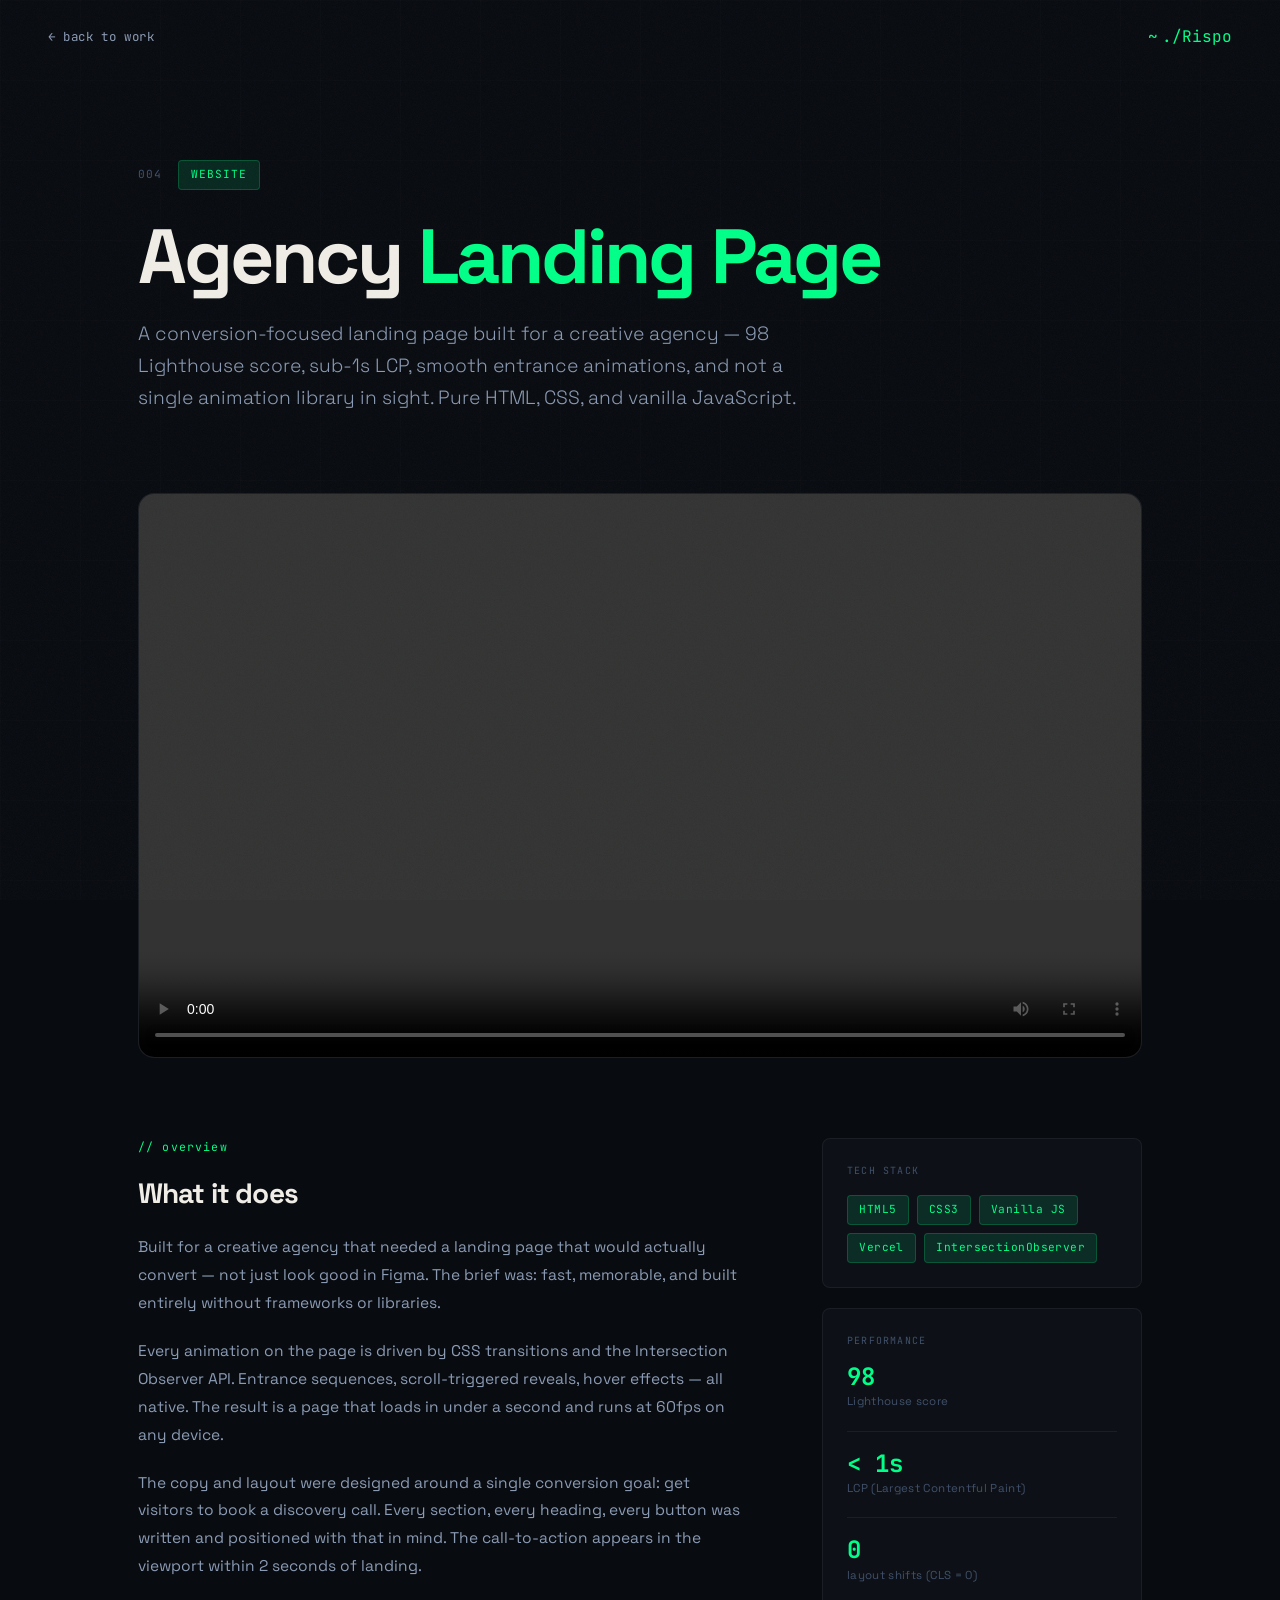
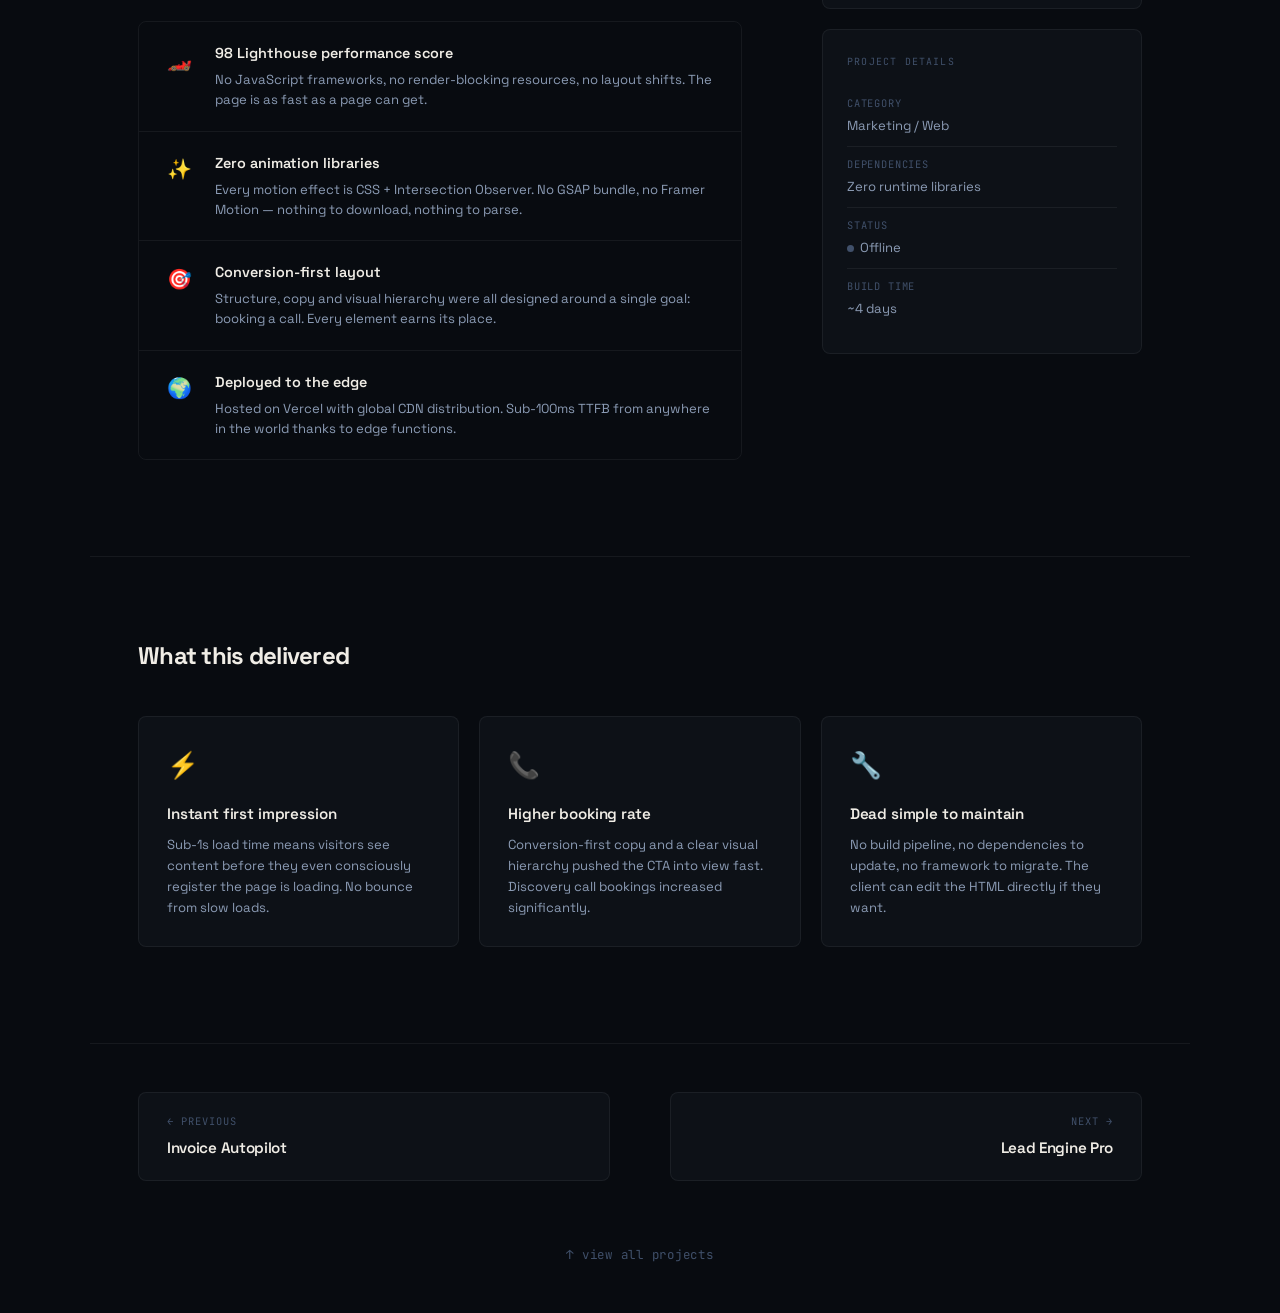
<file: projects/agency-landing.html>
<!DOCTYPE html>
<html lang="en">
<head>
  <meta charset="UTF-8" />
  <meta name="viewport" content="width=device-width, initial-scale=1.0" />
  <title>Agency Landing Page — Rispo</title>
  <meta name="description" content="Conversion-focused landing page. 98 Lighthouse score, sub-1s LCP, smooth animations without a single library." />
  <link rel="preconnect" href="https://fonts.googleapis.com" />
  <link rel="preconnect" href="https://fonts.gstatic.com" crossorigin />
  <link href="https://fonts.googleapis.com/css2?family=Space+Grotesk:wght@300;400;500;600;700&family=JetBrains+Mono:wght@300;400;500;700&display=swap" rel="stylesheet" />
  <link rel="stylesheet" href="../assets/css/style.css" />
</head>
<body>
  <div class="noise" aria-hidden="true"></div>
  <div class="grid-lines" aria-hidden="true"></div>

  <nav class="proj-page-nav" id="projNav">
    <a href="../index.html#work" class="proj-back">← back to work</a>
    <a href="../index.html" class="proj-page-nav-logo"><span style="color:var(--accent)">~</span>./Rispo</a>
  </nav>

  <section class="proj-hero">
    <div class="proj-hero-eyebrow">
      <span class="proj-hero-num">004</span>
      <span class="proj-hero-tag">Website</span>
    </div>
    <h1 class="proj-hero-title">Agency <em>Landing Page</em></h1>
    <p class="proj-hero-tagline">
      A conversion-focused landing page built for a creative agency — 98 Lighthouse score,
      sub-1s LCP, smooth entrance animations, and not a single animation library in sight.
      Pure HTML, CSS, and vanilla JavaScript.
    </p>
  </section>

  <div class="proj-video-wrap">
    <div class="proj-video-frame" id="videoFrame4" role="button" tabindex="0" aria-label="Watch project demo">
      <span class="proj-video-label">// demo</span>
      <div class="proj-video-scanlines"></div>
      <!--
        TO ADD VIDEO: replace the empty src below with your file name, e.g.:
          src="videos/agency-landing-demo.mp4"
      -->
      <video id="projVideo4" src="" controls preload="none"></video>
      <div class="proj-video-play">
        <svg viewBox="0 0 24 24"><path d="M8 5v14l11-7z"/></svg>
      </div>
      <p class="proj-video-caption">Page walkthrough — <em>add video to reveal</em></p>
      <div class="proj-video-corner br">
        <span class="proj-video-corner-dot"></span>
        agency-landing · HTML/CSS/JS
      </div>
    </div>
  </div>

  <div class="proj-body">
    <div class="proj-desc-col">
      <span class="proj-desc-tag">// overview</span>
      <h2 class="proj-desc-title">What it does</h2>

      <p class="proj-desc-body">
        Built for a creative agency that needed a landing page that would actually
        convert — not just look good in Figma. The brief was: fast, memorable,
        and built entirely without frameworks or libraries.
      </p>
      <p class="proj-desc-body">
        Every animation on the page is driven by CSS transitions and the
        Intersection Observer API. Entrance sequences, scroll-triggered reveals,
        hover effects — all native. The result is a page that loads in under
        a second and runs at 60fps on any device.
      </p>
      <p class="proj-desc-body">
        The copy and layout were designed around a single conversion goal: get
        visitors to book a discovery call. Every section, every heading, every
        button was written and positioned with that in mind. The call-to-action
        appears in the viewport within 2 seconds of landing.
      </p>

      <div class="proj-highlights">
        <div class="proj-highlight">
          <span class="proj-highlight-icon">🏎️</span>
          <div class="proj-highlight-text">
            <h4>98 Lighthouse performance score</h4>
            <p>No JavaScript frameworks, no render-blocking resources, no layout shifts. The page is as fast as a page can get.</p>
          </div>
        </div>
        <div class="proj-highlight">
          <span class="proj-highlight-icon">✨</span>
          <div class="proj-highlight-text">
            <h4>Zero animation libraries</h4>
            <p>Every motion effect is CSS + Intersection Observer. No GSAP bundle, no Framer Motion — nothing to download, nothing to parse.</p>
          </div>
        </div>
        <div class="proj-highlight">
          <span class="proj-highlight-icon">🎯</span>
          <div class="proj-highlight-text">
            <h4>Conversion-first layout</h4>
            <p>Structure, copy and visual hierarchy were all designed around a single goal: booking a call. Every element earns its place.</p>
          </div>
        </div>
        <div class="proj-highlight">
          <span class="proj-highlight-icon">🌍</span>
          <div class="proj-highlight-text">
            <h4>Deployed to the edge</h4>
            <p>Hosted on Vercel with global CDN distribution. Sub-100ms TTFB from anywhere in the world thanks to edge functions.</p>
          </div>
        </div>
      </div>
    </div>

    <aside class="proj-sidebar">
      <div class="proj-sidebar-card">
        <span class="proj-sidebar-label">Tech Stack</span>
        <div class="proj-tech-stack">
          <span class="proj-tech-badge">HTML5</span>
          <span class="proj-tech-badge">CSS3</span>
          <span class="proj-tech-badge">Vanilla JS</span>
          <span class="proj-tech-badge">Vercel</span>
          <span class="proj-tech-badge">IntersectionObserver</span>
        </div>
      </div>

      <div class="proj-sidebar-card">
        <span class="proj-sidebar-label">Performance</span>
        <div class="proj-metrics">
          <div>
            <div class="proj-metric-value">98</div>
            <div class="proj-metric-label">Lighthouse score</div>
          </div>
          <div class="proj-sidebar-divider"></div>
          <div>
            <div class="proj-metric-value">&lt; 1s</div>
            <div class="proj-metric-label">LCP (Largest Contentful Paint)</div>
          </div>
          <div class="proj-sidebar-divider"></div>
          <div>
            <div class="proj-metric-value">0</div>
            <div class="proj-metric-label">layout shifts (CLS = 0)</div>
          </div>
        </div>
      </div>

      <div class="proj-sidebar-card">
        <span class="proj-sidebar-label">Project Details</span>
        <div class="proj-sidebar-row">
          <span class="proj-sidebar-row-label">Category</span>
          <span class="proj-sidebar-row-value">Marketing / Web</span>
        </div>
        <div class="proj-sidebar-row">
          <span class="proj-sidebar-row-label">Dependencies</span>
          <span class="proj-sidebar-row-value">Zero runtime libraries</span>
        </div>
        <div class="proj-sidebar-row">
          <span class="proj-sidebar-row-label">Status</span>
          <span class="proj-sidebar-row-value"><span class="proj-status-dot offline"></span>Offline</span>
        </div>
        <div class="proj-sidebar-row">
          <span class="proj-sidebar-row-label">Build time</span>
          <span class="proj-sidebar-row-value">~4 days</span>
        </div>
      </div>
    </aside>
  </div>

  <div class="proj-outcomes">
    <h2 class="proj-outcomes-title">What this delivered</h2>
    <div class="proj-outcomes-grid">
      <div class="proj-outcome-card">
        <div class="proj-outcome-icon">⚡</div>
        <h4>Instant first impression</h4>
        <p>Sub-1s load time means visitors see content before they even consciously register the page is loading. No bounce from slow loads.</p>
      </div>
      <div class="proj-outcome-card">
        <div class="proj-outcome-icon">📞</div>
        <h4>Higher booking rate</h4>
        <p>Conversion-first copy and a clear visual hierarchy pushed the CTA into view fast. Discovery call bookings increased significantly.</p>
      </div>
      <div class="proj-outcome-card">
        <div class="proj-outcome-icon">🔧</div>
        <h4>Dead simple to maintain</h4>
        <p>No build pipeline, no dependencies to update, no framework to migrate. The client can edit the HTML directly if they want.</p>
      </div>
    </div>
  </div>

  <nav class="proj-nav-footer" aria-label="Project navigation">
    <a href="invoice-autopilot.html" class="proj-nav-btn">
      <span class="proj-nav-btn-hint">← previous</span>
      <span class="proj-nav-btn-title">Invoice Autopilot</span>
    </a>
    <a href="lead-engine-pro.html" class="proj-nav-btn next">
      <span class="proj-nav-btn-hint">next →</span>
      <span class="proj-nav-btn-title">Lead Engine Pro</span>
    </a>
  </nav>
  <a href="../index.html#work" class="proj-all-link">↑ view all projects</a>

  <script>
    const nav = document.getElementById('projNav');
    window.addEventListener('scroll', () => nav.classList.toggle('scrolled', window.scrollY > 60), {passive:true});
    const video = document.getElementById('projVideo4');
    const frame = document.getElementById('videoFrame4');
    const play  = frame.querySelector('.proj-video-play');
    const cap   = frame.querySelector('.proj-video-caption');
    if (video && video.src && !video.src.endsWith('/') && !video.src.endsWith('#')) {
      video.style.display = 'block'; play.style.display = 'none'; cap.style.display = 'none';
    }
    frame.addEventListener('click', () => { if (video.style.display === 'block') { video.paused ? video.play() : video.pause(); } });
  </script>
</body>
</html>
</file>
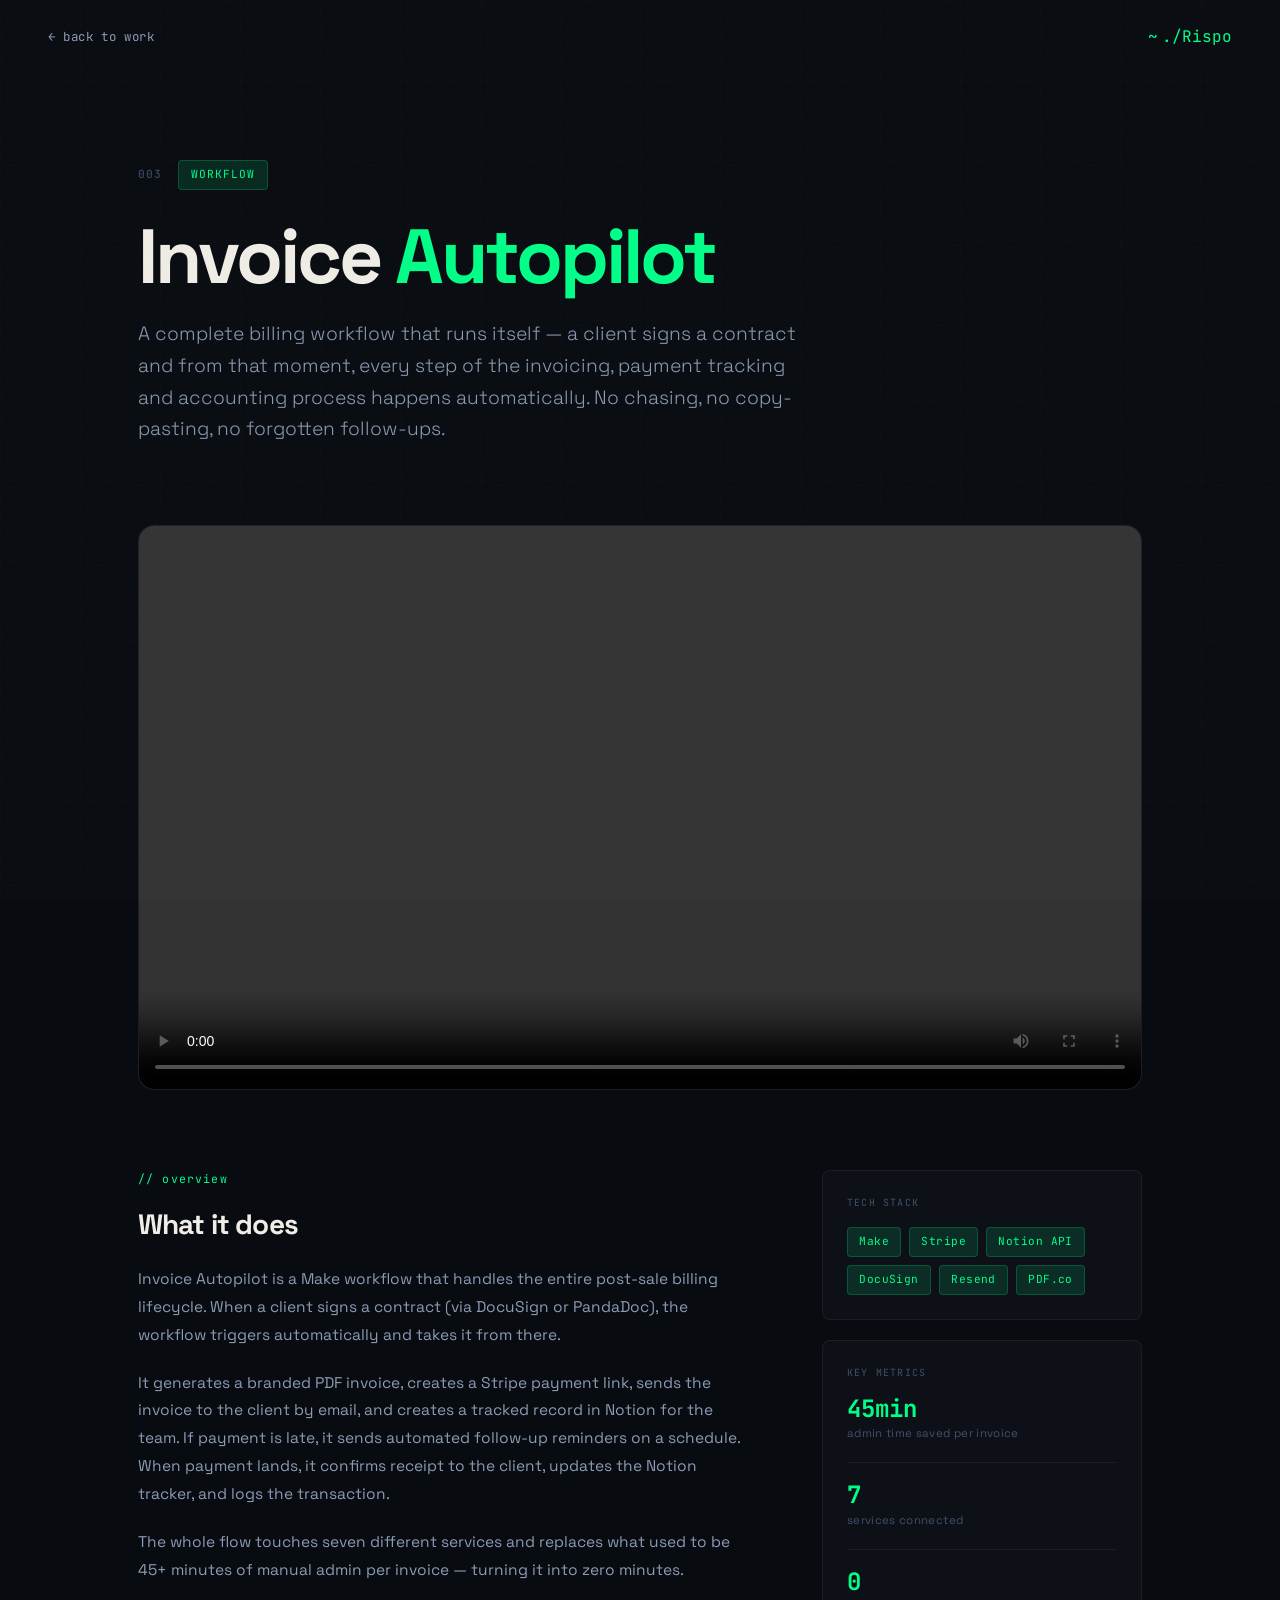
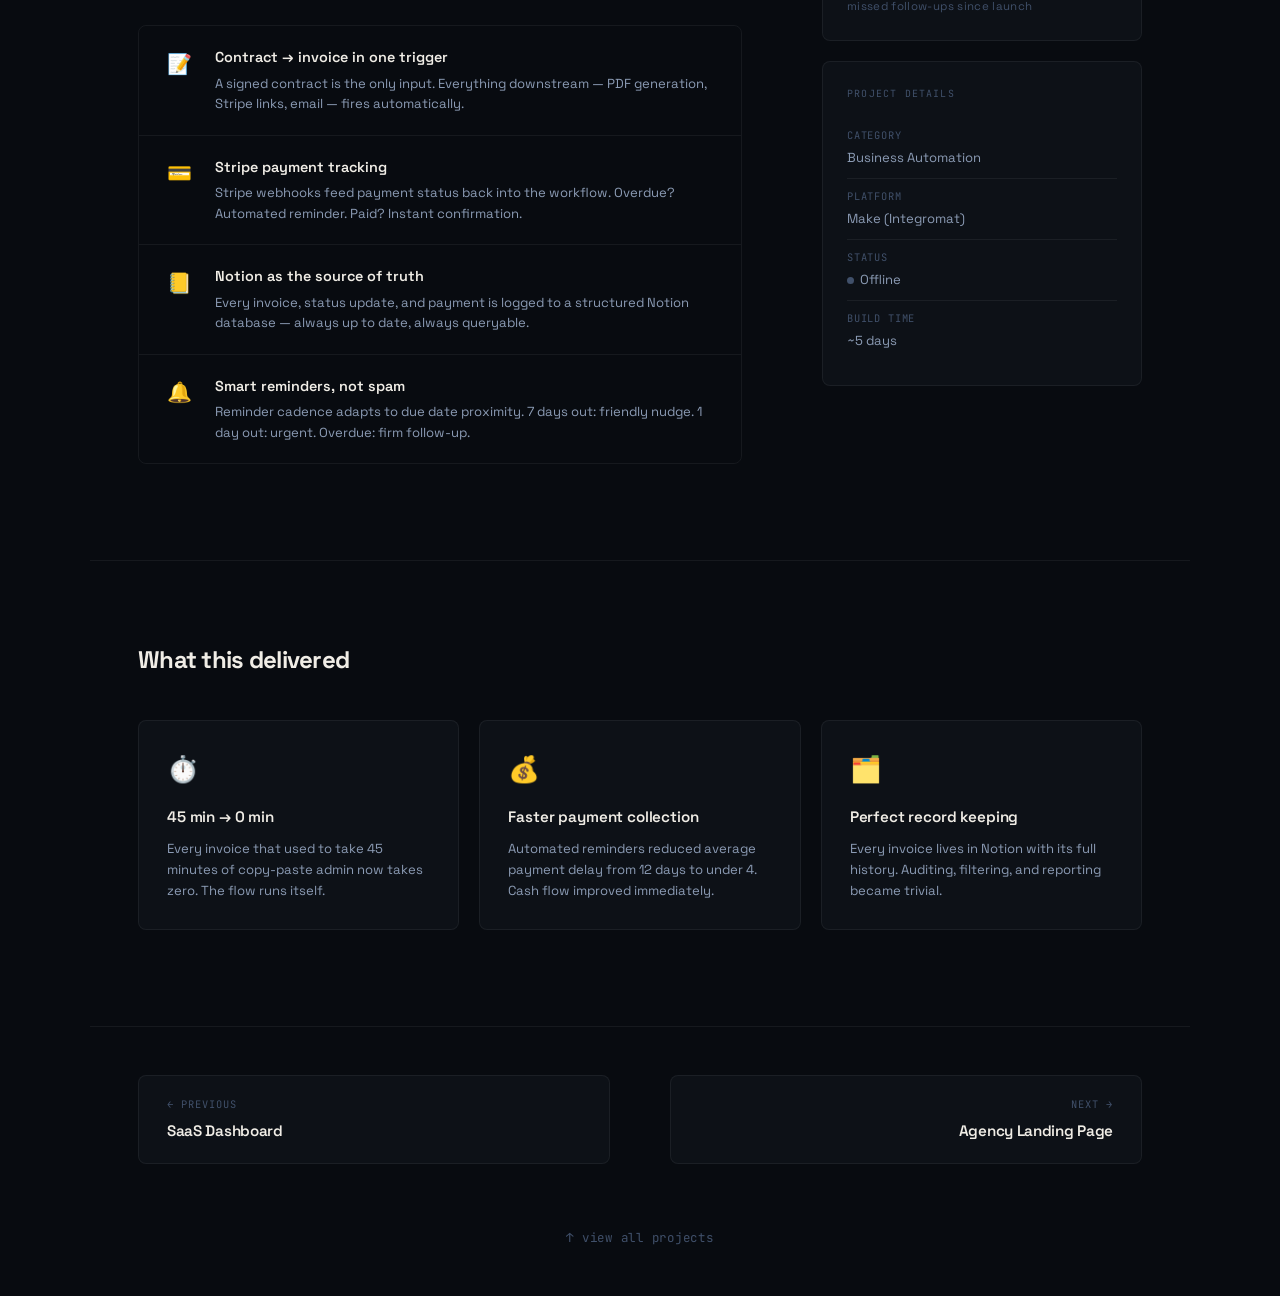
<file: projects/invoice-autopilot.html>
<!DOCTYPE html>
<html lang="en">
<head>
  <meta charset="UTF-8" />
  <meta name="viewport" content="width=device-width, initial-scale=1.0" />
  <title>Invoice Autopilot — Rispo</title>
  <meta name="description" content="End-to-end billing automation: contract sign → invoice gen → payment tracking → accounting sync." />
  <link rel="preconnect" href="https://fonts.googleapis.com" />
  <link rel="preconnect" href="https://fonts.gstatic.com" crossorigin />
  <link href="https://fonts.googleapis.com/css2?family=Space+Grotesk:wght@300;400;500;600;700&family=JetBrains+Mono:wght@300;400;500;700&display=swap" rel="stylesheet" />
  <link rel="stylesheet" href="../assets/css/style.css" />
</head>
<body>
  <div class="noise" aria-hidden="true"></div>
  <div class="grid-lines" aria-hidden="true"></div>

  <nav class="proj-page-nav" id="projNav">
    <a href="../index.html#work" class="proj-back">← back to work</a>
    <a href="../index.html" class="proj-page-nav-logo"><span style="color:var(--accent)">~</span>./Rispo</a>
  </nav>

  <section class="proj-hero">
    <div class="proj-hero-eyebrow">
      <span class="proj-hero-num">003</span>
      <span class="proj-hero-tag">Workflow</span>
    </div>
    <h1 class="proj-hero-title">Invoice <em>Autopilot</em></h1>
    <p class="proj-hero-tagline">
      A complete billing workflow that runs itself — a client signs a contract and from
      that moment, every step of the invoicing, payment tracking and accounting process
      happens automatically. No chasing, no copy-pasting, no forgotten follow-ups.
    </p>
  </section>

  <div class="proj-video-wrap">
    <div class="proj-video-frame" id="videoFrame3" role="button" tabindex="0" aria-label="Watch project demo">
      <span class="proj-video-label">// demo</span>
      <div class="proj-video-scanlines"></div>
      <!--
        TO ADD VIDEO: replace the empty src below with your file name, e.g.:
          src="videos/invoice-autopilot-demo.mp4"
      -->
      <video id="projVideo3" src="" controls preload="none"></video>
      <div class="proj-video-play">
        <svg viewBox="0 0 24 24"><path d="M8 5v14l11-7z"/></svg>
      </div>
      <p class="proj-video-caption">Workflow walkthrough — <em>add video to reveal</em></p>
      <div class="proj-video-corner br">
        <span class="proj-video-corner-dot"></span>
        invoice-autopilot · Make
      </div>
    </div>
  </div>

  <div class="proj-body">
    <div class="proj-desc-col">
      <span class="proj-desc-tag">// overview</span>
      <h2 class="proj-desc-title">What it does</h2>

      <p class="proj-desc-body">
        Invoice Autopilot is a Make workflow that handles the entire post-sale billing
        lifecycle. When a client signs a contract (via DocuSign or PandaDoc), the
        workflow triggers automatically and takes it from there.
      </p>
      <p class="proj-desc-body">
        It generates a branded PDF invoice, creates a Stripe payment link, sends the
        invoice to the client by email, and creates a tracked record in Notion for the
        team. If payment is late, it sends automated follow-up reminders on a schedule.
        When payment lands, it confirms receipt to the client, updates the Notion tracker,
        and logs the transaction.
      </p>
      <p class="proj-desc-body">
        The whole flow touches seven different services and replaces what used to be
        45+ minutes of manual admin per invoice — turning it into zero minutes.
      </p>

      <div class="proj-highlights">
        <div class="proj-highlight">
          <span class="proj-highlight-icon">📝</span>
          <div class="proj-highlight-text">
            <h4>Contract → invoice in one trigger</h4>
            <p>A signed contract is the only input. Everything downstream — PDF generation, Stripe links, email — fires automatically.</p>
          </div>
        </div>
        <div class="proj-highlight">
          <span class="proj-highlight-icon">💳</span>
          <div class="proj-highlight-text">
            <h4>Stripe payment tracking</h4>
            <p>Stripe webhooks feed payment status back into the workflow. Overdue? Automated reminder. Paid? Instant confirmation.</p>
          </div>
        </div>
        <div class="proj-highlight">
          <span class="proj-highlight-icon">📒</span>
          <div class="proj-highlight-text">
            <h4>Notion as the source of truth</h4>
            <p>Every invoice, status update, and payment is logged to a structured Notion database — always up to date, always queryable.</p>
          </div>
        </div>
        <div class="proj-highlight">
          <span class="proj-highlight-icon">🔔</span>
          <div class="proj-highlight-text">
            <h4>Smart reminders, not spam</h4>
            <p>Reminder cadence adapts to due date proximity. 7 days out: friendly nudge. 1 day out: urgent. Overdue: firm follow-up.</p>
          </div>
        </div>
      </div>
    </div>

    <aside class="proj-sidebar">
      <div class="proj-sidebar-card">
        <span class="proj-sidebar-label">Tech Stack</span>
        <div class="proj-tech-stack">
          <span class="proj-tech-badge">Make</span>
          <span class="proj-tech-badge">Stripe</span>
          <span class="proj-tech-badge">Notion API</span>
          <span class="proj-tech-badge">DocuSign</span>
          <span class="proj-tech-badge">Resend</span>
          <span class="proj-tech-badge">PDF.co</span>
        </div>
      </div>

      <div class="proj-sidebar-card">
        <span class="proj-sidebar-label">Key Metrics</span>
        <div class="proj-metrics">
          <div>
            <div class="proj-metric-value">45min</div>
            <div class="proj-metric-label">admin time saved per invoice</div>
          </div>
          <div class="proj-sidebar-divider"></div>
          <div>
            <div class="proj-metric-value">7</div>
            <div class="proj-metric-label">services connected</div>
          </div>
          <div class="proj-sidebar-divider"></div>
          <div>
            <div class="proj-metric-value">0</div>
            <div class="proj-metric-label">missed follow-ups since launch</div>
          </div>
        </div>
      </div>

      <div class="proj-sidebar-card">
        <span class="proj-sidebar-label">Project Details</span>
        <div class="proj-sidebar-row">
          <span class="proj-sidebar-row-label">Category</span>
          <span class="proj-sidebar-row-value">Business Automation</span>
        </div>
        <div class="proj-sidebar-row">
          <span class="proj-sidebar-row-label">Platform</span>
          <span class="proj-sidebar-row-value">Make (Integromat)</span>
        </div>
        <div class="proj-sidebar-row">
          <span class="proj-sidebar-row-label">Status</span>
          <span class="proj-sidebar-row-value"><span class="proj-status-dot offline"></span>Offline</span>
        </div>
        <div class="proj-sidebar-row">
          <span class="proj-sidebar-row-label">Build time</span>
          <span class="proj-sidebar-row-value">~5 days</span>
        </div>
      </div>
    </aside>
  </div>

  <div class="proj-outcomes">
    <h2 class="proj-outcomes-title">What this delivered</h2>
    <div class="proj-outcomes-grid">
      <div class="proj-outcome-card">
        <div class="proj-outcome-icon">⏱️</div>
        <h4>45 min → 0 min</h4>
        <p>Every invoice that used to take 45 minutes of copy-paste admin now takes zero. The flow runs itself.</p>
      </div>
      <div class="proj-outcome-card">
        <div class="proj-outcome-icon">💰</div>
        <h4>Faster payment collection</h4>
        <p>Automated reminders reduced average payment delay from 12 days to under 4. Cash flow improved immediately.</p>
      </div>
      <div class="proj-outcome-card">
        <div class="proj-outcome-icon">🗂️</div>
        <h4>Perfect record keeping</h4>
        <p>Every invoice lives in Notion with its full history. Auditing, filtering, and reporting became trivial.</p>
      </div>
    </div>
  </div>

  <nav class="proj-nav-footer" aria-label="Project navigation">
    <a href="saas-dashboard.html" class="proj-nav-btn">
      <span class="proj-nav-btn-hint">← previous</span>
      <span class="proj-nav-btn-title">SaaS Dashboard</span>
    </a>
    <a href="agency-landing.html" class="proj-nav-btn next">
      <span class="proj-nav-btn-hint">next →</span>
      <span class="proj-nav-btn-title">Agency Landing Page</span>
    </a>
  </nav>
  <a href="../index.html#work" class="proj-all-link">↑ view all projects</a>

  <script>
    const nav = document.getElementById('projNav');
    window.addEventListener('scroll', () => nav.classList.toggle('scrolled', window.scrollY > 60), {passive:true});
    const video = document.getElementById('projVideo3');
    const frame = document.getElementById('videoFrame3');
    const play  = frame.querySelector('.proj-video-play');
    const cap   = frame.querySelector('.proj-video-caption');
    if (video && video.src && !video.src.endsWith('/') && !video.src.endsWith('#')) {
      video.style.display = 'block'; play.style.display = 'none'; cap.style.display = 'none';
    }
    frame.addEventListener('click', () => { if (video.style.display === 'block') { video.paused ? video.play() : video.pause(); } });
  </script>
</body>
</html>
</file>
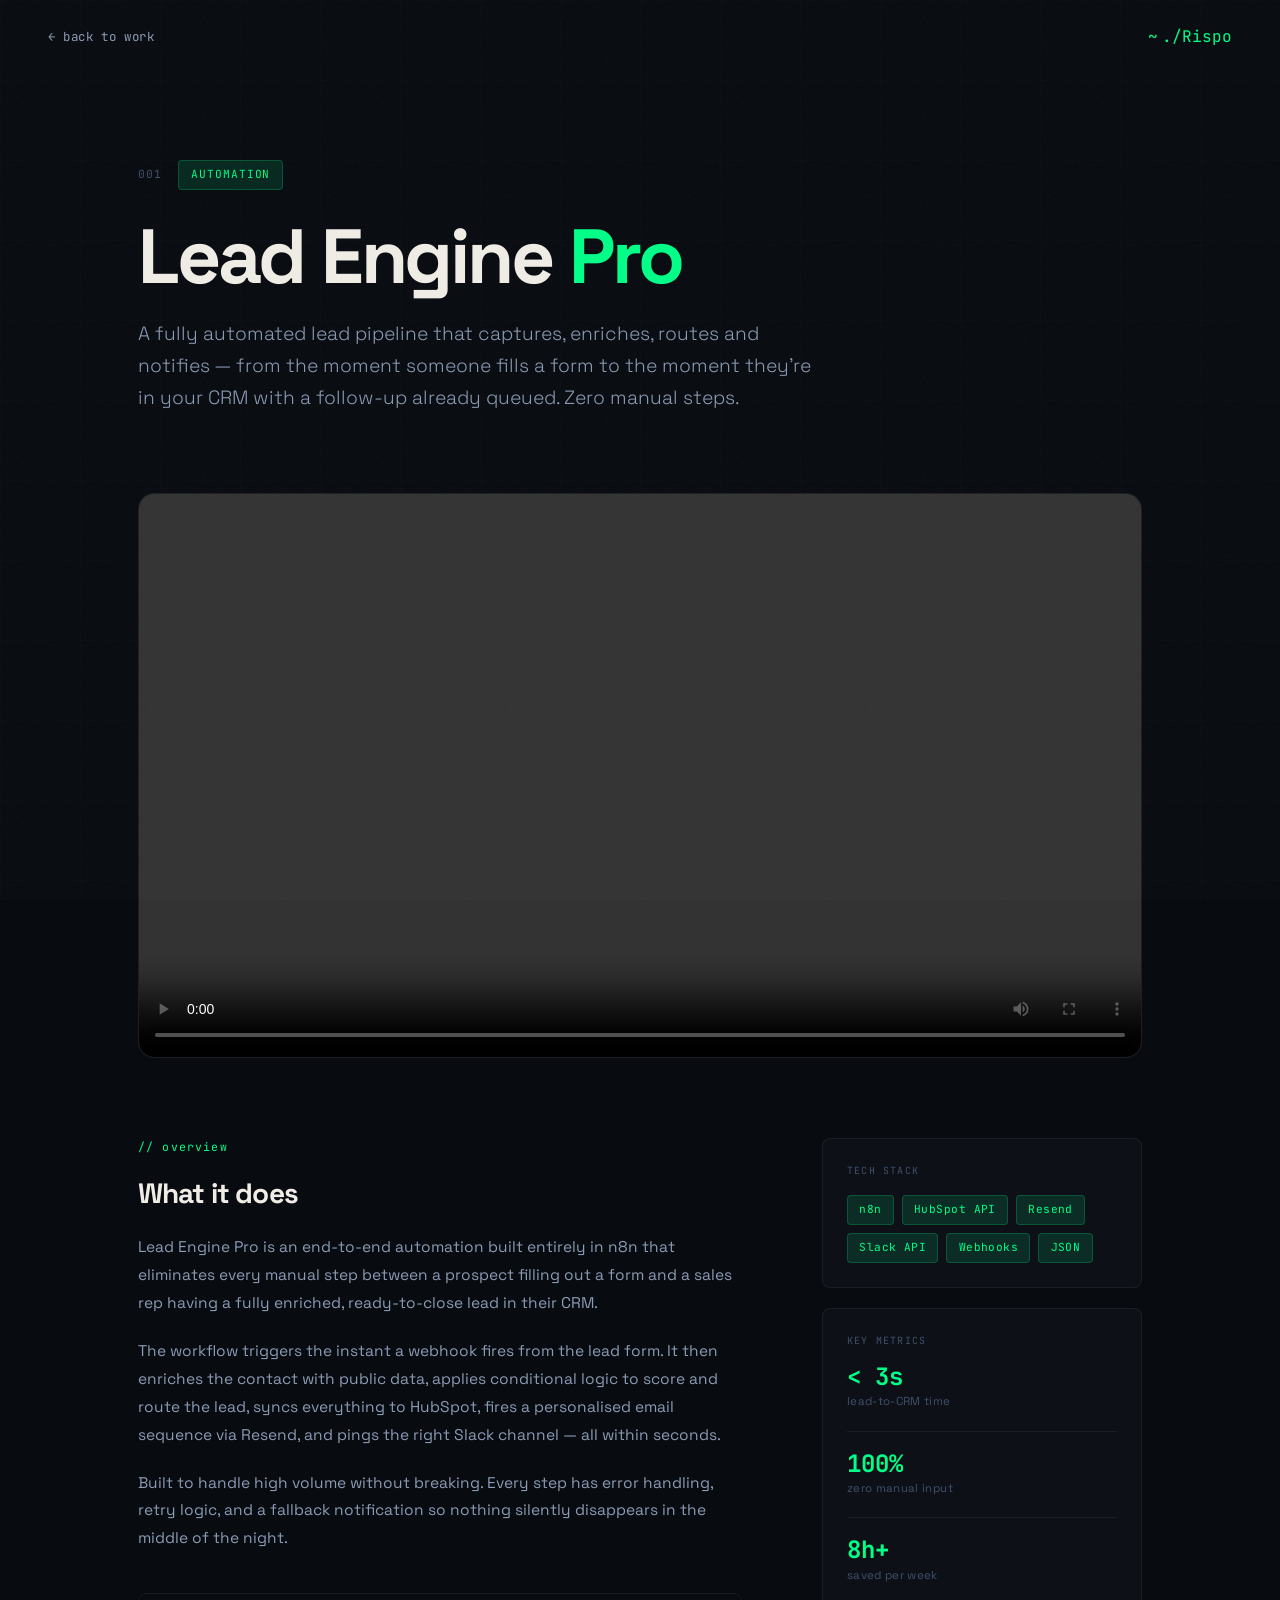
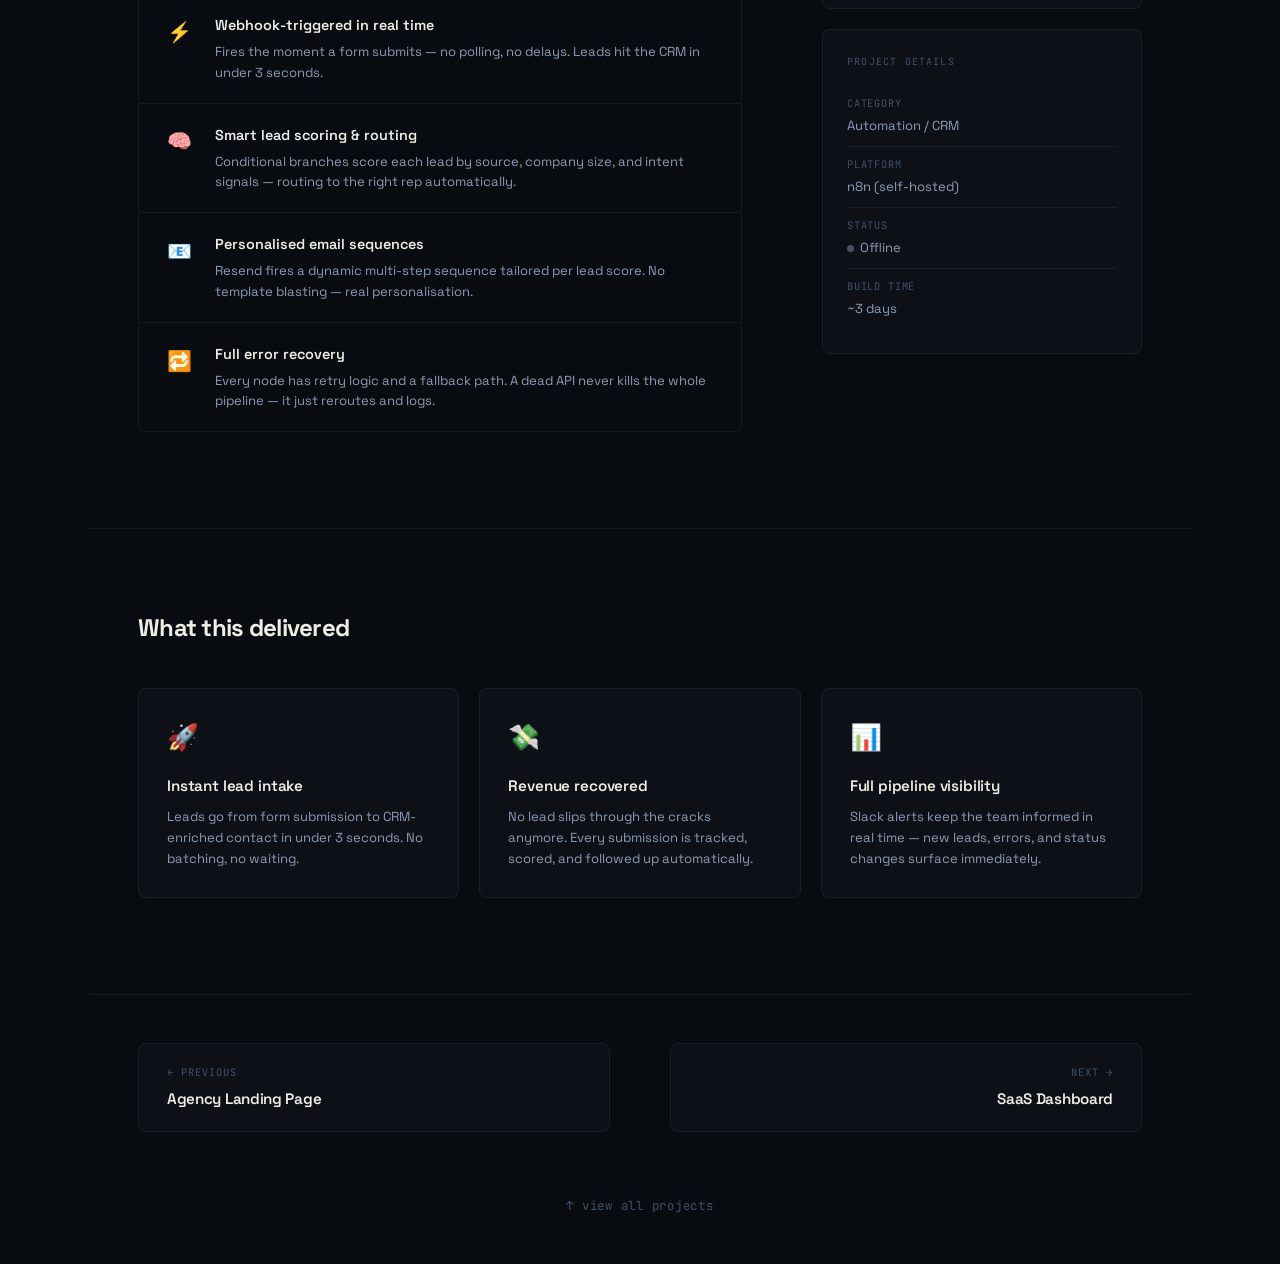
<file: projects/lead-engine-pro.html>
<!DOCTYPE html>
<html lang="en">
<head>
  <meta charset="UTF-8" />
  <meta name="viewport" content="width=device-width, initial-scale=1.0" />
  <title>Lead Engine Pro — Rispo</title>
  <meta name="description" content="Automated lead capture pipeline: form → CRM → email sequence → Slack alerts with zero manual input." />
  <link rel="preconnect" href="https://fonts.googleapis.com" />
  <link rel="preconnect" href="https://fonts.gstatic.com" crossorigin />
  <link href="https://fonts.googleapis.com/css2?family=Space+Grotesk:wght@300;400;500;600;700&family=JetBrains+Mono:wght@300;400;500;700&display=swap" rel="stylesheet" />
  <link rel="stylesheet" href="../assets/css/style.css" />
</head>
<body>
  <div class="noise" aria-hidden="true"></div>
  <div class="grid-lines" aria-hidden="true"></div>

  <!-- NAV -->
  <nav class="proj-page-nav" id="projNav">
    <a href="../index.html#work" class="proj-back">← back to work</a>
    <a href="../index.html" class="proj-page-nav-logo">
      <span style="color:var(--accent)">~</span>./Rispo
    </a>
  </nav>

  <!-- HERO -->
  <section class="proj-hero">
    <div class="proj-hero-eyebrow">
      <span class="proj-hero-num">001</span>
      <span class="proj-hero-tag">Automation</span>
    </div>
    <h1 class="proj-hero-title">Lead Engine <em>Pro</em></h1>
    <p class="proj-hero-tagline">
      A fully automated lead pipeline that captures, enriches, routes and notifies —
      from the moment someone fills a form to the moment they're in your CRM with a
      follow-up already queued. Zero manual steps.
    </p>
  </section>

  <!-- VIDEO -->
  <div class="proj-video-wrap">
    <div class="proj-video-frame" id="videoFrame1" role="button" tabindex="0" aria-label="Watch project demo">
      <span class="proj-video-label">// demo</span>
      <div class="proj-video-scanlines"></div>
      <!--
        TO ADD VIDEO: replace the empty src below with your file name, e.g.:
          src="videos/lead-engine-demo.mp4"
        The play button / caption will then be hidden automatically.
      -->
      <video id="projVideo1" src="" controls preload="none"></video>
      <div class="proj-video-play">
        <svg viewBox="0 0 24 24"><path d="M8 5v14l11-7z"/></svg>
      </div>
      <p class="proj-video-caption">Project walkthrough — <em>add video to reveal</em></p>
      <div class="proj-video-corner br">
        <span class="proj-video-corner-dot"></span>
        lead-engine-pro · n8n
      </div>
    </div>
  </div>

  <!-- BODY -->
  <div class="proj-body">
    <!-- Left: description -->
    <div class="proj-desc-col">
      <span class="proj-desc-tag">// overview</span>
      <h2 class="proj-desc-title">What it does</h2>

      <p class="proj-desc-body">
        Lead Engine Pro is an end-to-end automation built entirely in n8n that eliminates
        every manual step between a prospect filling out a form and a sales rep having a
        fully enriched, ready-to-close lead in their CRM.
      </p>
      <p class="proj-desc-body">
        The workflow triggers the instant a webhook fires from the lead form. It then
        enriches the contact with public data, applies conditional logic to score and
        route the lead, syncs everything to HubSpot, fires a personalised email sequence
        via Resend, and pings the right Slack channel — all within seconds.
      </p>
      <p class="proj-desc-body">
        Built to handle high volume without breaking. Every step has error handling,
        retry logic, and a fallback notification so nothing silently disappears in the
        middle of the night.
      </p>

      <div class="proj-highlights">
        <div class="proj-highlight">
          <span class="proj-highlight-icon">⚡</span>
          <div class="proj-highlight-text">
            <h4>Webhook-triggered in real time</h4>
            <p>Fires the moment a form submits — no polling, no delays. Leads hit the CRM in under 3 seconds.</p>
          </div>
        </div>
        <div class="proj-highlight">
          <span class="proj-highlight-icon">🧠</span>
          <div class="proj-highlight-text">
            <h4>Smart lead scoring &amp; routing</h4>
            <p>Conditional branches score each lead by source, company size, and intent signals — routing to the right rep automatically.</p>
          </div>
        </div>
        <div class="proj-highlight">
          <span class="proj-highlight-icon">📧</span>
          <div class="proj-highlight-text">
            <h4>Personalised email sequences</h4>
            <p>Resend fires a dynamic multi-step sequence tailored per lead score. No template blasting — real personalisation.</p>
          </div>
        </div>
        <div class="proj-highlight">
          <span class="proj-highlight-icon">🔁</span>
          <div class="proj-highlight-text">
            <h4>Full error recovery</h4>
            <p>Every node has retry logic and a fallback path. A dead API never kills the whole pipeline — it just reroutes and logs.</p>
          </div>
        </div>
      </div>
    </div>

    <!-- Right: sidebar -->
    <aside class="proj-sidebar">
      <div class="proj-sidebar-card">
        <span class="proj-sidebar-label">Tech Stack</span>
        <div class="proj-tech-stack">
          <span class="proj-tech-badge">n8n</span>
          <span class="proj-tech-badge">HubSpot API</span>
          <span class="proj-tech-badge">Resend</span>
          <span class="proj-tech-badge">Slack API</span>
          <span class="proj-tech-badge">Webhooks</span>
          <span class="proj-tech-badge">JSON</span>
        </div>
      </div>

      <div class="proj-sidebar-card">
        <span class="proj-sidebar-label">Key Metrics</span>
        <div class="proj-metrics">
          <div>
            <div class="proj-metric-value">&lt; 3s</div>
            <div class="proj-metric-label">lead-to-CRM time</div>
          </div>
          <div class="proj-sidebar-divider"></div>
          <div>
            <div class="proj-metric-value">100%</div>
            <div class="proj-metric-label">zero manual input</div>
          </div>
          <div class="proj-sidebar-divider"></div>
          <div>
            <div class="proj-metric-value">8h+</div>
            <div class="proj-metric-label">saved per week</div>
          </div>
        </div>
      </div>

      <div class="proj-sidebar-card">
        <span class="proj-sidebar-label">Project Details</span>
        <div class="proj-sidebar-row">
          <span class="proj-sidebar-row-label">Category</span>
          <span class="proj-sidebar-row-value">Automation / CRM</span>
        </div>
        <div class="proj-sidebar-row">
          <span class="proj-sidebar-row-label">Platform</span>
          <span class="proj-sidebar-row-value">n8n (self-hosted)</span>
        </div>
        <div class="proj-sidebar-row">
          <span class="proj-sidebar-row-label">Status</span>
          <span class="proj-sidebar-row-value"><span class="proj-status-dot offline"></span>Offline</span>
        </div>
        <div class="proj-sidebar-row">
          <span class="proj-sidebar-row-label">Build time</span>
          <span class="proj-sidebar-row-value">~3 days</span>
        </div>
      </div>
    </aside>
  </div>

  <!-- OUTCOMES -->
  <div class="proj-outcomes">
    <h2 class="proj-outcomes-title">What this delivered</h2>
    <div class="proj-outcomes-grid">
      <div class="proj-outcome-card">
        <div class="proj-outcome-icon">🚀</div>
        <h4>Instant lead intake</h4>
        <p>Leads go from form submission to CRM-enriched contact in under 3 seconds. No batching, no waiting.</p>
      </div>
      <div class="proj-outcome-card">
        <div class="proj-outcome-icon">💸</div>
        <h4>Revenue recovered</h4>
        <p>No lead slips through the cracks anymore. Every submission is tracked, scored, and followed up automatically.</p>
      </div>
      <div class="proj-outcome-card">
        <div class="proj-outcome-icon">📊</div>
        <h4>Full pipeline visibility</h4>
        <p>Slack alerts keep the team informed in real time — new leads, errors, and status changes surface immediately.</p>
      </div>
    </div>
  </div>

  <!-- PREV / NEXT -->
  <nav class="proj-nav-footer" aria-label="Project navigation">
    <a href="agency-landing.html" class="proj-nav-btn">
      <span class="proj-nav-btn-hint">← previous</span>
      <span class="proj-nav-btn-title">Agency Landing Page</span>
    </a>
    <a href="saas-dashboard.html" class="proj-nav-btn next">
      <span class="proj-nav-btn-hint">next →</span>
      <span class="proj-nav-btn-title">SaaS Dashboard</span>
    </a>
  </nav>
  <a href="../index.html#work" class="proj-all-link">↑ view all projects</a>

  <script>
    // Nav scroll
    const nav = document.getElementById('projNav');
    window.addEventListener('scroll', () => nav.classList.toggle('scrolled', window.scrollY > 60), {passive:true});

    // Video reveal logic
    const video = document.getElementById('projVideo1');
    const frame = document.getElementById('videoFrame1');
    const play  = frame.querySelector('.proj-video-play');
    const cap   = frame.querySelector('.proj-video-caption');

    if (video && video.src && !video.src.endsWith('/') && !video.src.endsWith('#')) {
      video.style.display = 'block';
      play.style.display  = 'none';
      cap.style.display   = 'none';
    }
    frame.addEventListener('click', () => {
      if (video.style.display === 'block') { video.paused ? video.play() : video.pause(); }
    });
  </script>
</body>
</html>
</file>
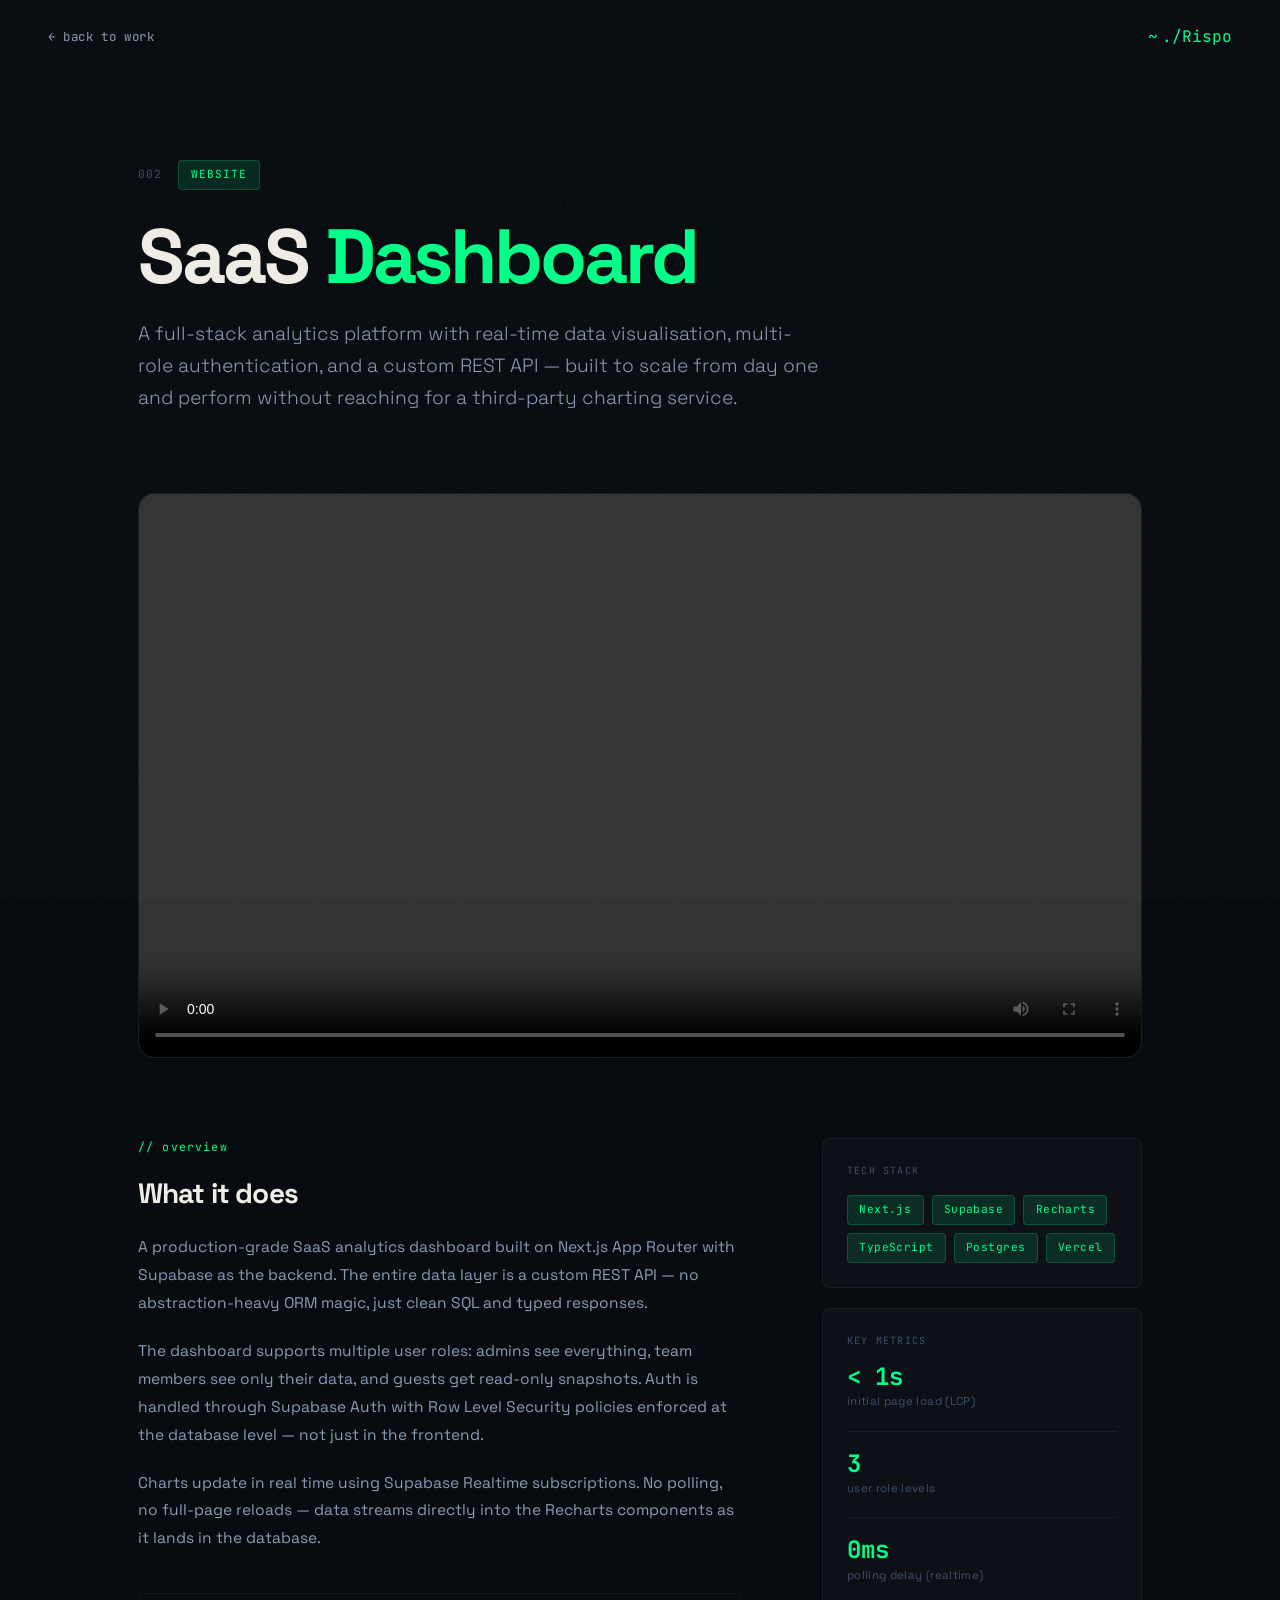
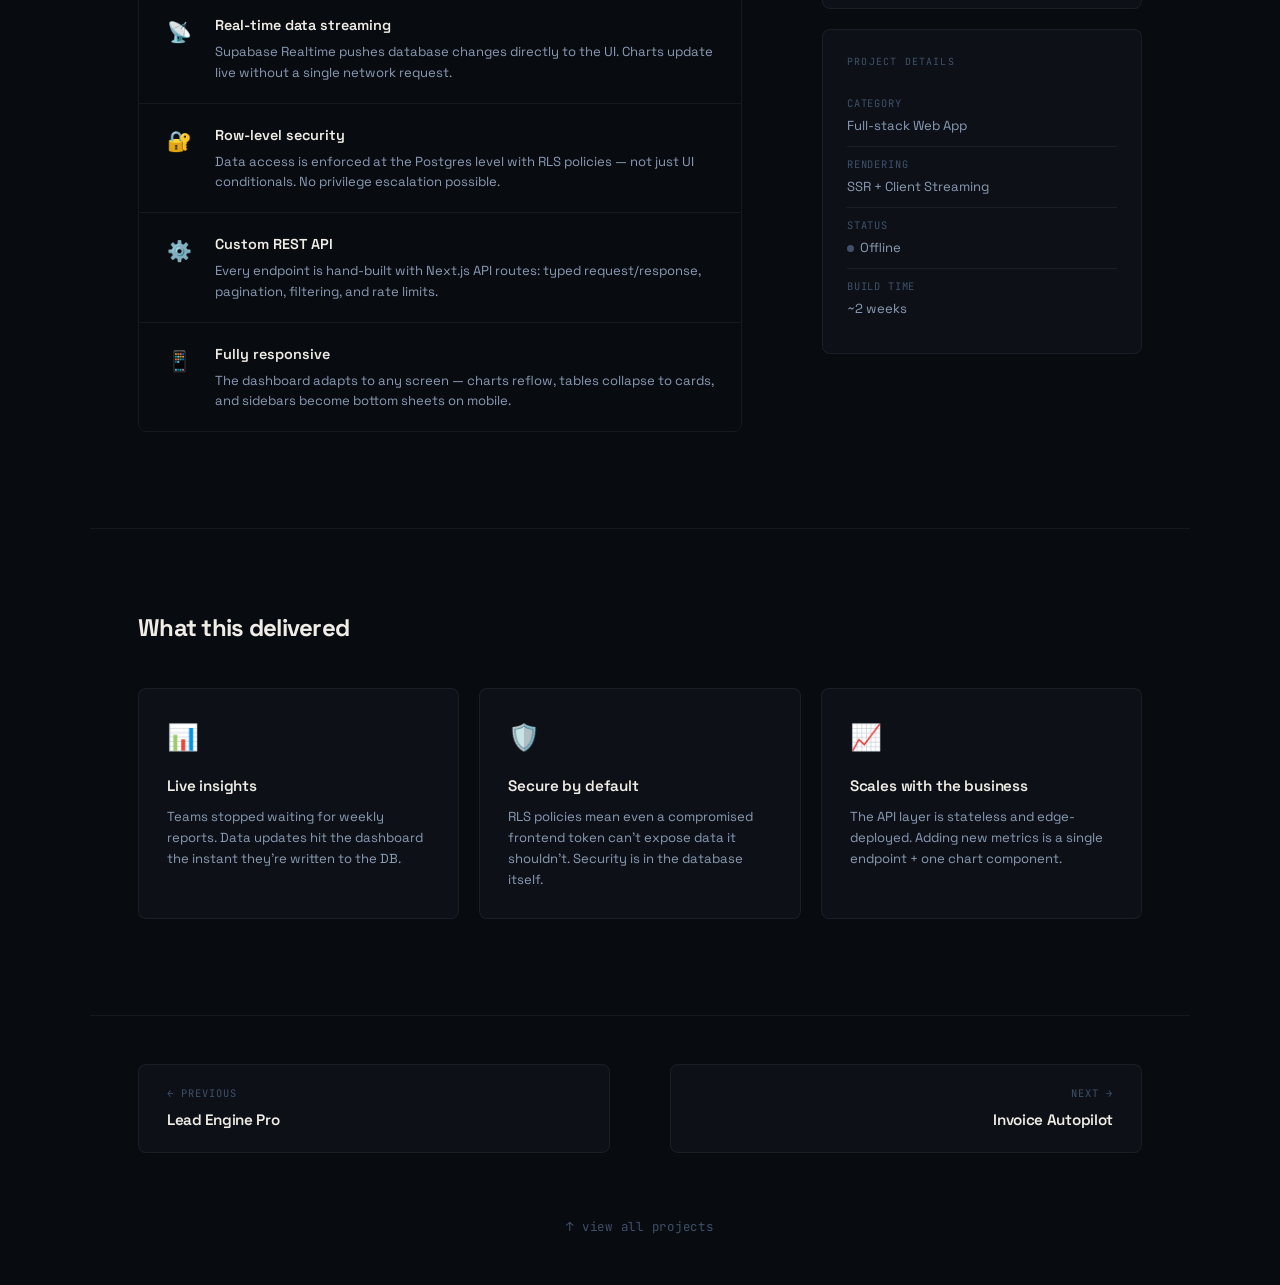
<file: projects/saas-dashboard.html>
<!DOCTYPE html>
<html lang="en">
<head>
  <meta charset="UTF-8" />
  <meta name="viewport" content="width=device-width, initial-scale=1.0" />
  <title>SaaS Dashboard — Rispo</title>
  <meta name="description" content="Full-stack analytics dashboard with real-time charts, role-based auth and a custom REST API." />
  <link rel="preconnect" href="https://fonts.googleapis.com" />
  <link rel="preconnect" href="https://fonts.gstatic.com" crossorigin />
  <link href="https://fonts.googleapis.com/css2?family=Space+Grotesk:wght@300;400;500;600;700&family=JetBrains+Mono:wght@300;400;500;700&display=swap" rel="stylesheet" />
  <link rel="stylesheet" href="../assets/css/style.css" />
</head>
<body>
  <div class="noise" aria-hidden="true"></div>
  <div class="grid-lines" aria-hidden="true"></div>

  <nav class="proj-page-nav" id="projNav">
    <a href="../index.html#work" class="proj-back">← back to work</a>
    <a href="../index.html" class="proj-page-nav-logo"><span style="color:var(--accent)">~</span>./Rispo</a>
  </nav>

  <section class="proj-hero">
    <div class="proj-hero-eyebrow">
      <span class="proj-hero-num">002</span>
      <span class="proj-hero-tag">Website</span>
    </div>
    <h1 class="proj-hero-title">SaaS <em>Dashboard</em></h1>
    <p class="proj-hero-tagline">
      A full-stack analytics platform with real-time data visualisation, multi-role
      authentication, and a custom REST API — built to scale from day one and perform
      without reaching for a third-party charting service.
    </p>
  </section>

  <div class="proj-video-wrap">
    <div class="proj-video-frame" id="videoFrame2" role="button" tabindex="0" aria-label="Watch project demo">
      <span class="proj-video-label">// demo</span>
      <div class="proj-video-scanlines"></div>
      <!--
        TO ADD VIDEO: replace the empty src below with your file name, e.g.:
          src="videos/saas-dashboard-demo.mp4"
      -->
      <video id="projVideo2" src="" controls preload="none"></video>
      <div class="proj-video-play">
        <svg viewBox="0 0 24 24"><path d="M8 5v14l11-7z"/></svg>
      </div>
      <p class="proj-video-caption">Dashboard walkthrough — <em>add video to reveal</em></p>
      <div class="proj-video-corner br">
        <span class="proj-video-corner-dot"></span>
        saas-dashboard · Next.js
      </div>
    </div>
  </div>

  <div class="proj-body">
    <div class="proj-desc-col">
      <span class="proj-desc-tag">// overview</span>
      <h2 class="proj-desc-title">What it does</h2>

      <p class="proj-desc-body">
        A production-grade SaaS analytics dashboard built on Next.js App Router with
        Supabase as the backend. The entire data layer is a custom REST API — no
        abstraction-heavy ORM magic, just clean SQL and typed responses.
      </p>
      <p class="proj-desc-body">
        The dashboard supports multiple user roles: admins see everything, team members
        see only their data, and guests get read-only snapshots. Auth is handled through
        Supabase Auth with Row Level Security policies enforced at the database level —
        not just in the frontend.
      </p>
      <p class="proj-desc-body">
        Charts update in real time using Supabase Realtime subscriptions. No polling,
        no full-page reloads — data streams directly into the Recharts components
        as it lands in the database.
      </p>

      <div class="proj-highlights">
        <div class="proj-highlight">
          <span class="proj-highlight-icon">📡</span>
          <div class="proj-highlight-text">
            <h4>Real-time data streaming</h4>
            <p>Supabase Realtime pushes database changes directly to the UI. Charts update live without a single network request.</p>
          </div>
        </div>
        <div class="proj-highlight">
          <span class="proj-highlight-icon">🔐</span>
          <div class="proj-highlight-text">
            <h4>Row-level security</h4>
            <p>Data access is enforced at the Postgres level with RLS policies — not just UI conditionals. No privilege escalation possible.</p>
          </div>
        </div>
        <div class="proj-highlight">
          <span class="proj-highlight-icon">⚙️</span>
          <div class="proj-highlight-text">
            <h4>Custom REST API</h4>
            <p>Every endpoint is hand-built with Next.js API routes: typed request/response, pagination, filtering, and rate limits.</p>
          </div>
        </div>
        <div class="proj-highlight">
          <span class="proj-highlight-icon">📱</span>
          <div class="proj-highlight-text">
            <h4>Fully responsive</h4>
            <p>The dashboard adapts to any screen — charts reflow, tables collapse to cards, and sidebars become bottom sheets on mobile.</p>
          </div>
        </div>
      </div>
    </div>

    <aside class="proj-sidebar">
      <div class="proj-sidebar-card">
        <span class="proj-sidebar-label">Tech Stack</span>
        <div class="proj-tech-stack">
          <span class="proj-tech-badge">Next.js</span>
          <span class="proj-tech-badge">Supabase</span>
          <span class="proj-tech-badge">Recharts</span>
          <span class="proj-tech-badge">TypeScript</span>
          <span class="proj-tech-badge">Postgres</span>
          <span class="proj-tech-badge">Vercel</span>
        </div>
      </div>

      <div class="proj-sidebar-card">
        <span class="proj-sidebar-label">Key Metrics</span>
        <div class="proj-metrics">
          <div>
            <div class="proj-metric-value">&lt; 1s</div>
            <div class="proj-metric-label">initial page load (LCP)</div>
          </div>
          <div class="proj-sidebar-divider"></div>
          <div>
            <div class="proj-metric-value">3</div>
            <div class="proj-metric-label">user role levels</div>
          </div>
          <div class="proj-sidebar-divider"></div>
          <div>
            <div class="proj-metric-value">0ms</div>
            <div class="proj-metric-label">polling delay (realtime)</div>
          </div>
        </div>
      </div>

      <div class="proj-sidebar-card">
        <span class="proj-sidebar-label">Project Details</span>
        <div class="proj-sidebar-row">
          <span class="proj-sidebar-row-label">Category</span>
          <span class="proj-sidebar-row-value">Full-stack Web App</span>
        </div>
        <div class="proj-sidebar-row">
          <span class="proj-sidebar-row-label">Rendering</span>
          <span class="proj-sidebar-row-value">SSR + Client Streaming</span>
        </div>
        <div class="proj-sidebar-row">
          <span class="proj-sidebar-row-label">Status</span>
          <span class="proj-sidebar-row-value"><span class="proj-status-dot offline"></span>Offline</span>
        </div>
        <div class="proj-sidebar-row">
          <span class="proj-sidebar-row-label">Build time</span>
          <span class="proj-sidebar-row-value">~2 weeks</span>
        </div>
      </div>
    </aside>
  </div>

  <div class="proj-outcomes">
    <h2 class="proj-outcomes-title">What this delivered</h2>
    <div class="proj-outcomes-grid">
      <div class="proj-outcome-card">
        <div class="proj-outcome-icon">📊</div>
        <h4>Live insights</h4>
        <p>Teams stopped waiting for weekly reports. Data updates hit the dashboard the instant they're written to the DB.</p>
      </div>
      <div class="proj-outcome-card">
        <div class="proj-outcome-icon">🛡️</div>
        <h4>Secure by default</h4>
        <p>RLS policies mean even a compromised frontend token can't expose data it shouldn't. Security is in the database itself.</p>
      </div>
      <div class="proj-outcome-card">
        <div class="proj-outcome-icon">📈</div>
        <h4>Scales with the business</h4>
        <p>The API layer is stateless and edge-deployed. Adding new metrics is a single endpoint + one chart component.</p>
      </div>
    </div>
  </div>

  <nav class="proj-nav-footer" aria-label="Project navigation">
    <a href="lead-engine-pro.html" class="proj-nav-btn">
      <span class="proj-nav-btn-hint">← previous</span>
      <span class="proj-nav-btn-title">Lead Engine Pro</span>
    </a>
    <a href="invoice-autopilot.html" class="proj-nav-btn next">
      <span class="proj-nav-btn-hint">next →</span>
      <span class="proj-nav-btn-title">Invoice Autopilot</span>
    </a>
  </nav>
  <a href="../index.html#work" class="proj-all-link">↑ view all projects</a>

  <script>
    const nav = document.getElementById('projNav');
    window.addEventListener('scroll', () => nav.classList.toggle('scrolled', window.scrollY > 60), {passive:true});
    const video = document.getElementById('projVideo2');
    const frame = document.getElementById('videoFrame2');
    const play  = frame.querySelector('.proj-video-play');
    const cap   = frame.querySelector('.proj-video-caption');
    if (video && video.src && !video.src.endsWith('/') && !video.src.endsWith('#')) {
      video.style.display = 'block'; play.style.display = 'none'; cap.style.display = 'none';
    }
    frame.addEventListener('click', () => { if (video.style.display === 'block') { video.paused ? video.play() : video.pause(); } });
  </script>
</body>
</html>
</file>
<file: assets/css/style.css>
/* ======================================================
   DESIGN SYSTEM — Terminal Brutalism + Dark Futurism
   Fonts: Space Grotesk (display) + JetBrains Mono (code)
   Colors: Obsidian · Acid Green · Off-white
   ====================================================== */

:root {
  --bg:         #080B10;
  --bg-2:       #0D1117;
  --bg-3:       #131A24;
  --border:     rgba(255,255,255,0.06);
  --border-2:   rgba(0,255,136,0.2);
  --accent:     #00FF88;
  --accent-dim: rgba(0,255,136,0.12);
  --accent-glow:rgba(0,255,136,0.35);
  --text:       #F0EDE6;
  --text-2:     #8B9BB4;
  --text-3:     #40506A;
  --red:        #FF5555;
  --yellow:     #FFBD2E;
  --green:      #27C93F;

  --font-display: 'Space Grotesk', sans-serif;
  --font-mono:    'JetBrains Mono', monospace;

  --space-xs:  0.25rem;
  --space-sm:  0.5rem;
  --space-md:  1rem;
  --space-lg:  2rem;
  --space-xl:  4rem;
  --space-2xl: 8rem;

  --radius-sm: 4px;
  --radius-md: 8px;
  --radius-lg: 16px;

  --transition: 0.2s cubic-bezier(0.4, 0, 0.2, 1);
  --transition-slow: 0.5s cubic-bezier(0.4, 0, 0.2, 1);
}

/* ===== RESET ===== */
*, *::before, *::after { box-sizing: border-box; margin: 0; padding: 0; }
html { scroll-behavior: smooth; }
body {
  background: var(--bg);
  color: var(--text);
  font-family: var(--font-display);
  line-height: 1.6;
  overflow-x: hidden;
}
img, svg { display: block; }
a { color: inherit; text-decoration: none; }
ul { list-style: none; }

/* ===== NOISE TEXTURE ===== */
.noise {
  position: fixed;
  inset: 0;
  pointer-events: none;
  z-index: 999;
  opacity: 0.035;
  background-image: url("data:image/svg+xml,%3Csvg viewBox='0 0 256 256' xmlns='http://www.w3.org/2000/svg'%3E%3Cfilter id='noise'%3E%3CfeTurbulence type='fractalNoise' baseFrequency='0.9' numOctaves='4' stitchTiles='stitch'/%3E%3C/filter%3E%3Crect width='100%25' height='100%25' filter='url(%23noise)'/%3E%3C/svg%3E");
  background-repeat: repeat;
  background-size: 180px;
}

/* ===== GRID LINES ===== */
.grid-lines {
  position: fixed;
  inset: 0;
  pointer-events: none;
  z-index: 0;
  background-image:
    linear-gradient(rgba(255,255,255,0.012) 1px, transparent 1px),
    linear-gradient(90deg, rgba(255,255,255,0.012) 1px, transparent 1px);
  background-size: 80px 80px;
}

/* ===== NAV ===== */
.nav {
  position: fixed;
  top: 0; left: 0; right: 0;
  z-index: 100;
  display: flex;
  align-items: center;
  justify-content: space-between;
  padding: 1.5rem 3rem;
  border-bottom: 1px solid transparent;
  transition: border-color var(--transition), background var(--transition);
}
.nav.scrolled {
  background: rgba(8,11,16,0.85);
  backdrop-filter: blur(12px);
  border-color: var(--border);
}

.nav-logo {
  display: flex;
  align-items: center;
  gap: 0.25rem;
  font-family: var(--font-mono);
  font-size: 1rem;
  font-weight: 500;
  letter-spacing: -0.01em;
}
.nav-prompt {
  color: var(--accent);
  font-size: 1.2rem;
  line-height: 1;
}
.nav-name { color: var(--text); }

.nav-links {
  display: flex;
  align-items: center;
  gap: 2.5rem;
}
.nav-link {
  font-family: var(--font-mono);
  font-size: 0.8rem;
  color: var(--text-2);
  letter-spacing: 0.05em;
  transition: color var(--transition);
  position: relative;
}
.nav-link::after {
  content: '';
  position: absolute;
  bottom: -3px; left: 0; right: 100%;
  height: 1px;
  background: var(--accent);
  transition: right var(--transition);
}
.nav-link:hover { color: var(--text); }
.nav-link:hover::after { right: 0; }
.nav-link.active { color: var(--text); }
.nav-link.active::after { right: 0; }

.nav-cta {
  font-family: var(--font-mono);
  font-size: 0.8rem;
  letter-spacing: 0.05em;
  padding: 0.5rem 1.25rem;
  border: 1px solid var(--border-2);
  border-radius: var(--radius-sm);
  color: var(--accent);
  transition: background var(--transition), box-shadow var(--transition);
}
.nav-cta:hover {
  background: var(--accent-dim);
  box-shadow: 0 0 20px var(--accent-glow);
}

.nav-toggle {
  display: none;
  flex-direction: column;
  gap: 5px;
  background: none;
  border: none;
  cursor: pointer;
  padding: 4px;
}
.nav-toggle span {
  display: block;
  width: 22px;
  height: 1.5px;
  background: var(--text);
  transition: transform var(--transition), opacity var(--transition);
}

/* ===== HERO ===== */
.hero {
  position: relative;
  z-index: 1;
  min-height: 100vh;
  display: grid;
  grid-template-columns: 1fr 1fr;
  align-items: center;
  gap: 4rem;
  padding: 8rem 3rem 4rem;
  max-width: 1400px;
  margin: 0 auto;
}

.hero-status {
  display: inline-flex;
  align-items: center;
  gap: 0.6rem;
  font-family: var(--font-mono);
  font-size: 0.75rem;
  color: var(--text-2);
  letter-spacing: 0.06em;
  text-transform: uppercase;
  margin-bottom: 2.5rem;
}
.status-dot {
  width: 8px; height: 8px;
  border-radius: 50%;
  background: var(--accent);
  box-shadow: 0 0 8px var(--accent), 0 0 16px var(--accent-glow);
  animation: pulse 2s ease infinite;
}
@keyframes pulse {
  0%, 100% { opacity: 1; box-shadow: 0 0 8px var(--accent), 0 0 16px var(--accent-glow); }
  50% { opacity: 0.6; box-shadow: 0 0 4px var(--accent); }
}

.hero-headline {
  font-family: var(--font-display);
  font-size: clamp(3rem, 5.5vw, 5.5rem);
  font-weight: 700;
  line-height: 1.0;
  letter-spacing: -0.03em;
  margin-bottom: 2rem;
}

.hero-line {
  display: block;
}
.hero-line.line-1 {
  color: var(--text-3);
  font-weight: 300;
}
.hero-line.line-2 {
  color: var(--text);
  font-family: var(--font-mono);
  font-size: clamp(2.5rem, 4.5vw, 4.5rem);
  letter-spacing: -0.02em;
  min-height: 1.1em;
  position: relative;
}
.hero-line.line-3 em {
  color: var(--accent);
  font-style: normal;
}

.cursor {
  color: var(--accent);
  animation: blink 1s step-end infinite;
  font-weight: 300;
  margin-left: 2px;
}
@keyframes blink {
  0%, 100% { opacity: 1; }
  50% { opacity: 0; }
}

.hero-sub {
  font-size: 1.05rem;
  color: var(--text-2);
  line-height: 1.7;
  margin-bottom: 3rem;
  font-weight: 300;
}

.hero-actions {
  display: flex;
  align-items: center;
  gap: 2rem;
  margin-bottom: 4rem;
}

.btn-primary {
  display: inline-flex;
  align-items: center;
  gap: 0.75rem;
  background: var(--accent);
  color: var(--bg);
  font-family: var(--font-mono);
  font-size: 0.85rem;
  font-weight: 700;
  letter-spacing: 0.04em;
  padding: 0.9rem 2rem;
  border-radius: var(--radius-sm);
  position: relative;
  overflow: hidden;
  transition: box-shadow var(--transition), transform var(--transition);
}
.btn-primary::before {
  content: '';
  position: absolute;
  inset: 0;
  background: rgba(255,255,255,0.15);
  transform: translateX(-100%);
  transition: transform 0.4s ease;
}
.btn-primary:hover {
  box-shadow: 0 0 30px var(--accent-glow), 0 8px 30px rgba(0,255,136,0.2);
  transform: translateY(-1px);
}
.btn-primary:hover::before { transform: translateX(0); }
.btn-arrow { transition: transform var(--transition); }
.btn-primary:hover .btn-arrow { transform: translateX(3px); }

.btn-ghost {
  font-family: var(--font-mono);
  font-size: 0.8rem;
  color: var(--text-2);
  letter-spacing: 0.05em;
  transition: color var(--transition);
}
.btn-ghost:hover { color: var(--text); }

.hero-stats {
  display: flex;
  align-items: center;
  gap: 2rem;
}
.stat { display: flex; flex-direction: column; gap: 0.15rem; }
.stat-num {
  font-family: var(--font-mono);
  font-size: 1.6rem;
  font-weight: 700;
  color: var(--accent);
  line-height: 1;
}
.stat-label {
  font-size: 0.7rem;
  color: var(--text-3);
  letter-spacing: 0.05em;
  text-transform: uppercase;
  font-family: var(--font-mono);
}
.stat-divider {
  width: 1px;
  height: 2.5rem;
  background: var(--border);
}

/* CODE WINDOW */
.hero-right {
  position: relative;
  display: flex;
  flex-direction: column;
  align-items: flex-end;
  gap: 2rem;
}

.code-window {
  width: 100%;
  background: var(--bg-2);
  border: 1px solid var(--border);
  border-radius: var(--radius-md);
  overflow: hidden;
  box-shadow: 0 30px 80px rgba(0,0,0,0.6), 0 0 0 1px rgba(255,255,255,0.04);
  transform: perspective(800px) rotateY(-4deg) rotateX(2deg);
  transition: transform var(--transition-slow);
}
.code-window:hover {
  transform: perspective(800px) rotateY(-1deg) rotateX(0deg);
}

.code-window-bar {
  display: flex;
  align-items: center;
  gap: 0.5rem;
  padding: 0.85rem 1.25rem;
  background: var(--bg-3);
  border-bottom: 1px solid var(--border);
}
.dot {
  width: 12px; height: 12px;
  border-radius: 50%;
}
.dot.red    { background: var(--red); }
.dot.yellow { background: var(--yellow); }
.dot.green  { background: var(--green); }
.code-window-title {
  margin-left: auto;
  font-family: var(--font-mono);
  font-size: 0.72rem;
  color: var(--text-3);
}

.code-body { padding: 1.5rem; overflow: hidden; }
.code-content {
  font-family: var(--font-mono);
  font-size: 0.78rem;
  line-height: 1.7;
  color: var(--text-2);
  white-space: pre;
  min-height: 260px;
}

.hero-badge {
  position: absolute;
  bottom: -2rem;
  right: -1.5rem;
  width: 110px;
  height: 110px;
  display: flex;
  align-items: center;
  justify-content: center;
}
.badge-ring {
  position: absolute;
  inset: 0;
  border-radius: 50%;
  border: 1px solid var(--border-2);
  animation: spin 20s linear infinite;
  background: conic-gradient(from 0deg, transparent 60%, var(--accent-dim) 100%);
}
@keyframes spin { to { transform: rotate(360deg); } }
.badge-text {
  font-family: var(--font-mono);
  font-size: 0.55rem;
  color: var(--accent);
  letter-spacing: 0.08em;
  text-align: center;
  line-height: 1.5;
  text-transform: uppercase;
  z-index: 1;
  max-width: 70px;
}

/* ===== MARQUEE ===== */
.marquee-wrap {
  position: relative;
  z-index: 1;
  overflow: hidden;
  border-top: 1px solid var(--border);
  border-bottom: 1px solid var(--border);
  padding: 1.1rem 0;
  background: var(--bg-2);
}
.marquee-track {
  display: flex;
  gap: 2rem;
  font-family: var(--font-mono);
  font-size: 0.78rem;
  color: var(--text-3);
  letter-spacing: 0.06em;
  white-space: nowrap;
  width: max-content;
  animation: marquee 24s linear infinite;
}
@keyframes marquee {
  from { transform: translateX(0); }
  to   { transform: translateX(-50%); }
}
.marquee-track .mx { color: var(--accent); opacity: 0.5; }

/* ===== SECTION SHARED ===== */
.section-header {
  margin-bottom: 4rem;
}
.section-tag {
  display: inline-block;
  font-family: var(--font-mono);
  font-size: 0.75rem;
  color: var(--accent);
  letter-spacing: 0.1em;
  margin-bottom: 0.75rem;
}
.section-title {
  font-size: clamp(2.2rem, 4vw, 3.5rem);
  font-weight: 700;
  letter-spacing: -0.03em;
  line-height: 1.1;
}

/* ===== SERVICES ===== */
.services {
  position: relative;
  z-index: 1;
  padding: var(--space-2xl) 3rem;
  max-width: 1400px;
  margin: 0 auto;
}

.services-grid {
  display: grid;
  grid-template-columns: repeat(3, 1fr);
  gap: 1.5rem;
}

.service-card {
  background: var(--bg-2);
  border: 1px solid var(--border);
  border-radius: var(--radius-md);
  padding: 2.5rem;
  position: relative;
  overflow: hidden;
  cursor: default;
  transition: border-color var(--transition), transform var(--transition), box-shadow var(--transition);
  display: flex;
  flex-direction: column;
  gap: 1rem;
}
.service-card::before {
  content: '';
  position: absolute;
  top: 0; left: 0; right: 0;
  height: 2px;
  background: linear-gradient(90deg, transparent, var(--accent), transparent);
  opacity: 0;
  transition: opacity var(--transition);
}
.service-card:hover,
.service-card.active {
  border-color: var(--border-2);
  transform: translateY(-6px);
  box-shadow: 0 20px 60px rgba(0,0,0,0.4), 0 0 30px rgba(0,255,136,0.08);
}
.service-card:hover::before,
.service-card.active::before { opacity: 1; }

.service-card.featured {
  border-color: rgba(0,255,136,0.2);
  background: linear-gradient(135deg, var(--bg-2) 0%, rgba(0,255,136,0.04) 100%);
}

.service-num {
  font-family: var(--font-mono);
  font-size: 0.7rem;
  color: var(--text-3);
  letter-spacing: 0.1em;
}
.service-icon { color: var(--text-2); margin: 0.5rem 0; }
.service-title {
  font-size: 1.4rem;
  font-weight: 600;
  letter-spacing: -0.02em;
}
.service-desc {
  font-size: 0.9rem;
  color: var(--text-2);
  line-height: 1.65;
}
.service-list {
  display: flex;
  flex-direction: column;
  gap: 0.4rem;
  margin-top: 0.5rem;
}
.service-list li {
  font-family: var(--font-mono);
  font-size: 0.75rem;
  color: var(--text-3);
  padding-left: 1rem;
  position: relative;
  letter-spacing: 0.02em;
}
.service-list li::before {
  content: '→';
  position: absolute;
  left: 0;
  color: var(--accent);
  opacity: 0.5;
}
.service-arrow {
  margin-top: auto;
  font-size: 1.2rem;
  color: var(--text-3);
  align-self: flex-end;
  transition: color var(--transition), transform var(--transition);
}
.service-card:hover .service-arrow {
  color: var(--accent);
  transform: translate(3px, -3px);
}

/* ===== WORK ===== */
.work {
  position: relative;
  z-index: 1;
  padding: var(--space-2xl) 3rem;
  max-width: 1400px;
  margin: 0 auto;
  border-top: 1px solid var(--border);
}

.projects-list { display: flex; flex-direction: column; }

.project-row {
  display: grid;
  grid-template-columns: 120px 1fr auto auto;
  align-items: center;
  gap: 2rem;
  padding: 2rem 0;
  border-bottom: 1px solid var(--border);
  cursor: pointer;
  transition: background var(--transition);
  position: relative;
  overflow: hidden;
}
.project-row::before {
  content: '';
  position: absolute;
  inset: 0;
  background: linear-gradient(90deg, var(--accent-dim), transparent);
  opacity: 0;
  transform: translateX(-100%);
  transition: opacity var(--transition), transform 0.4s ease;
}
.project-row:hover::before {
  opacity: 1;
  transform: translateX(0);
}

.proj-meta {
  display: flex;
  flex-direction: column;
  gap: 0.4rem;
}
.proj-num {
  font-family: var(--font-mono);
  font-size: 0.7rem;
  color: var(--text-3);
  letter-spacing: 0.1em;
}
.proj-tag {
  font-family: var(--font-mono);
  font-size: 0.65rem;
  color: var(--accent);
  letter-spacing: 0.08em;
  background: var(--accent-dim);
  padding: 0.2rem 0.5rem;
  border-radius: var(--radius-sm);
  display: inline-block;
}

.proj-title {
  font-size: 1.4rem;
  font-weight: 600;
  letter-spacing: -0.02em;
  margin-bottom: 0.4rem;
  transition: color var(--transition);
}
.project-row:hover .proj-title { color: var(--accent); }

.proj-desc {
  font-size: 0.85rem;
  color: var(--text-2);
  line-height: 1.5;
}
.proj-tech {
  display: flex;
  flex-wrap: wrap;
  gap: 0.5rem;
  justify-content: flex-end;
}
.proj-tech span {
  font-family: var(--font-mono);
  font-size: 0.68rem;
  color: var(--text-3);
  border: 1px solid var(--border);
  padding: 0.25rem 0.6rem;
  border-radius: var(--radius-sm);
  letter-spacing: 0.04em;
  transition: border-color var(--transition), color var(--transition);
}
.project-row:hover .proj-tech span {
  border-color: var(--border-2);
  color: var(--text-2);
}
.proj-arrow {
  font-size: 1.3rem;
  color: var(--text-3);
  transition: color var(--transition), transform var(--transition);
}
.project-row:hover .proj-arrow {
  color: var(--accent);
  transform: translate(3px, -3px);
}

/* ===== PROCESS ===== */
.process {
  position: relative;
  z-index: 1;
  padding: var(--space-2xl) 3rem;
  max-width: 1400px;
  margin: 0 auto;
  border-top: 1px solid var(--border);
}

.process-steps {
  display: flex;
  align-items: flex-start;
  gap: 0;
}

.process-step {
  flex: 1;
  display: flex;
  flex-direction: column;
  gap: 1rem;
  opacity: 0;
  transform: translateY(20px);
  transition: opacity 0.5s ease, transform 0.5s ease;
}
.process-step.visible {
  opacity: 1;
  transform: translateY(0);
}
.process-step:nth-child(1) { transition-delay: 0s; }
.process-step:nth-child(3) { transition-delay: 0.15s; }
.process-step:nth-child(5) { transition-delay: 0.3s; }
.process-step:nth-child(7) { transition-delay: 0.45s; }

.step-num {
  font-family: var(--font-mono);
  font-size: 0.7rem;
  color: var(--accent);
  letter-spacing: 0.1em;
  margin-bottom: 0.5rem;
}
.step-content h3 {
  font-size: 1.1rem;
  font-weight: 600;
  letter-spacing: -0.02em;
  margin-bottom: 0.5rem;
}
.step-content p {
  font-size: 0.85rem;
  color: var(--text-2);
  line-height: 1.6;
}

.process-connector {
  display: flex;
  align-items: center;
  padding: 0 1.5rem;
  padding-top: 0.5rem;
}
.connector-line {
  width: 60px;
  height: 1px;
  background: linear-gradient(90deg, var(--accent-dim), var(--border));
}

/* ===== CONTACT ===== */
.contact {
  position: relative;
  z-index: 1;
  padding: var(--space-2xl) 3rem;
  background: var(--bg-2);
  border-top: 1px solid var(--border);
  border-bottom: 1px solid var(--border);
}
.contact-inner {
  max-width: 700px;
  margin: 0 auto;
}
.contact-tag {
  display: inline-block;
  font-family: var(--font-mono);
  font-size: 0.75rem;
  color: var(--accent);
  letter-spacing: 0.1em;
  margin-bottom: 1.5rem;
}
.contact-title {
  font-size: clamp(2.5rem, 5vw, 4rem);
  font-weight: 700;
  letter-spacing: -0.04em;
  line-height: 1.05;
  margin-bottom: 1.25rem;
}
.contact-title em {
  color: var(--accent);
  font-style: normal;
}
.contact-sub {
  font-size: 0.95rem;
  color: var(--text-2);
  margin-bottom: 3rem;
}

.contact-form { display: flex; flex-direction: column; gap: 1.5rem; }
.form-row { display: grid; grid-template-columns: 1fr 1fr; gap: 1.5rem; }
.form-group { display: flex; flex-direction: column; gap: 0.5rem; }
.form-group label {
  font-family: var(--font-mono);
  font-size: 0.72rem;
  color: var(--text-2);
  letter-spacing: 0.08em;
  text-transform: uppercase;
}
.form-group input,
.form-group textarea {
  background: var(--bg);
  border: 1px solid var(--border);
  border-radius: var(--radius-sm);
  padding: 0.85rem 1.1rem;
  color: var(--text);
  font-family: var(--font-display);
  font-size: 0.9rem;
  outline: none;
  transition: border-color var(--transition), box-shadow var(--transition);
  resize: vertical;
}
.form-group input::placeholder,
.form-group textarea::placeholder { color: var(--text-3); }
.form-group input:focus,
.form-group textarea:focus {
  border-color: var(--border-2);
  box-shadow: 0 0 0 3px rgba(0,255,136,0.08);
}

.btn-submit {
  display: inline-flex;
  align-items: center;
  gap: 0.75rem;
  background: var(--accent);
  color: var(--bg);
  font-family: var(--font-mono);
  font-size: 0.85rem;
  font-weight: 700;
  letter-spacing: 0.04em;
  padding: 1rem 2.5rem;
  border: none;
  border-radius: var(--radius-sm);
  cursor: pointer;
  align-self: flex-start;
  position: relative;
  overflow: hidden;
  transition: box-shadow var(--transition), transform var(--transition);
}
.btn-submit:hover {
  box-shadow: 0 0 30px var(--accent-glow), 0 8px 30px rgba(0,255,136,0.2);
  transform: translateY(-1px);
}
.btn-submit.sending { opacity: 0.7; pointer-events: none; }
.btn-submit-arrow { transition: transform var(--transition); }
.btn-submit:hover .btn-submit-arrow { transform: translateX(3px); }

/* ===== FOOTER ===== */
.footer {
  position: relative;
  z-index: 1;
  display: flex;
  align-items: center;
  justify-content: space-between;
  padding: 2.5rem 3rem;
  max-width: 1400px;
  margin: 0 auto;
}
.footer-left,
.footer-right {
  flex: 1;
  display: flex;
  align-items: center;
}
.footer-right {
  justify-content: flex-end;
}
.footer-center {
  flex: 0 0 auto;
  font-family: var(--font-mono);
  font-size: 0.72rem;
  color: var(--text-2);
  letter-spacing: 0.05em;
  text-align: center;
}
.footer-left {
  display: flex;
  align-items: center;
  gap: 2rem;
}
.footer-logo {
  font-family: var(--font-mono);
  font-size: 0.9rem;
  color: var(--accent);
  font-weight: 500;
}
.footer-copy {
  font-family: var(--font-mono);
  font-size: 0.72rem;
  color: var(--text-3);
  letter-spacing: 0.04em;
}
.footer-right { display: flex; gap: 2rem; }
.footer-link {
  font-family: var(--font-mono);
  font-size: 0.72rem;
  color: var(--text-3);
  letter-spacing: 0.06em;
  transition: color var(--transition);
}
.footer-link:hover { color: var(--accent); }

/* ===== SCROLL REVEAL ===== */
.reveal {
  opacity: 0;
  transform: translateY(24px);
  transition: opacity 0.6s ease, transform 0.6s ease;
}
.reveal.visible {
  opacity: 1;
  transform: translateY(0);
}

/* ===== ABOUT ===== */
.about {
  position: relative;
  z-index: 1;
  padding: var(--space-2xl) 3rem;
  max-width: 1400px;
  margin: 0 auto;
  border-top: 1px solid var(--border);
}

.about-inner {
  display: grid;
  grid-template-columns: 380px 1fr;
  gap: 6rem;
  align-items: center;
}

/* --- Photo column --- */
.about-photo-wrap {
  display: flex;
  flex-direction: column;
  align-items: center;
  gap: 1.75rem;
}

.about-photo {
  position: relative;
  width: 280px;
  height: 340px;
  border-radius: var(--radius-lg);
  overflow: hidden;
  background: var(--bg-2);
  border: 1px solid var(--border);
  flex-shrink: 0;
}

/* Actual photo — hidden by default until src is set */
.about-img {
  width: 100%;
  height: 100%;
  object-fit: cover;
  object-position: center top;
  display: block;
  transition: transform var(--transition-slow);
}
.about-photo:hover .about-img {
  transform: scale(1.03);
}

/* Placeholder shown when no photo */
.about-photo-placeholder {
  position: absolute;
  inset: 0;
  display: flex;
  flex-direction: column;
  align-items: center;
  justify-content: center;
  gap: 1rem;
  background:
    linear-gradient(160deg, var(--bg-3) 0%, var(--bg-2) 100%);
}
.about-photo-placeholder span {
  font-family: var(--font-mono);
  font-size: 0.7rem;
  color: var(--text-3);
  letter-spacing: 0.08em;
  text-transform: uppercase;
}

/* Decorative corner frame */
.about-photo-frame {
  position: absolute;
  inset: 0;
  pointer-events: none;
  border-radius: var(--radius-lg);
  box-shadow:
    inset 0 0 0 1px rgba(0,255,136,0.12),
    0 30px 80px rgba(0,0,0,0.5);
}
.about-photo-frame::before,
.about-photo-frame::after {
  content: '';
  position: absolute;
  width: 24px;
  height: 24px;
  border-color: var(--accent);
  border-style: solid;
  opacity: 0.6;
}
.about-photo-frame::before {
  top: -1px; left: -1px;
  border-width: 2px 0 0 2px;
  border-radius: var(--radius-lg) 0 0 0;
}
.about-photo-frame::after {
  bottom: -1px; right: -1px;
  border-width: 0 2px 2px 0;
  border-radius: 0 0 var(--radius-lg) 0;
}

/* Terminal bio badge */
.about-terminal {
  width: 100%;
  background: var(--bg-3);
  border: 1px solid var(--border);
  border-radius: var(--radius-sm);
  padding: 0.9rem 1.25rem;
  font-family: var(--font-mono);
  font-size: 0.75rem;
  line-height: 1.8;
  letter-spacing: 0.03em;
}
.about-terminal-prompt {
  color: var(--accent);
  margin-right: 0.3rem;
}
.about-terminal-text {
  color: var(--text-2);
}
.about-terminal-output {
  color: var(--text-3);
  display: block;
  padding-left: 0.5rem;
}
.about-terminal-output em {
  color: var(--accent);
  font-style: normal;
}

/* --- Content column --- */
.about-content {
  display: flex;
  flex-direction: column;
  gap: 1.5rem;
}

.about-title {
  font-size: clamp(2.4rem, 4vw, 3.8rem);
  font-weight: 700;
  letter-spacing: -0.04em;
  line-height: 1.05;
  margin-top: 0.5rem;
}
.about-title em {
  color: var(--accent);
  font-style: normal;
}

.about-lead {
  font-size: 1.1rem;
  color: var(--text);
  line-height: 1.7;
  font-weight: 400;
}
.about-lead strong {
  color: var(--accent);
  font-weight: 600;
}

.about-body {
  font-size: 0.95rem;
  color: var(--text-2);
  line-height: 1.75;
}

.about-tags {
  display: flex;
  flex-wrap: wrap;
  gap: 0.6rem;
  margin-top: 0.5rem;
}
.about-tag {
  font-family: var(--font-mono);
  font-size: 0.75rem;
  color: var(--text-2);
  background: var(--bg-3);
  border: 1px solid var(--border);
  border-radius: var(--radius-sm);
  padding: 0.4rem 0.9rem;
  letter-spacing: 0.04em;
  transition: border-color var(--transition), color var(--transition), background var(--transition);
}
.about-tag:hover {
  border-color: var(--border-2);
  color: var(--accent);
  background: var(--accent-dim);
}

/* ===== RESPONSIVE ===== */
@media (max-width: 1100px) {
  .services-grid { grid-template-columns: 1fr 1fr; }
  .service-card:last-child { grid-column: 1 / -1; }
  .project-row { grid-template-columns: 100px 1fr auto; }
  .proj-tech { display: none; }
}

@media (max-width: 860px) {
  .nav { padding: 1.25rem 1.5rem; }
  .nav-logo {
    position: relative;
    z-index: 100;
  }
  .nav-links { display: none; }
  .nav-links.open {
    display: flex;
    flex-direction: column;
    position: absolute;
    top: 0;
    left: 0;
    width: 100vw;
    height: 100vh;
    background: var(--bg);
    align-items: center;
    justify-content: center;
    gap: 2rem;
    z-index: 99;
  }
  .nav-links.open .nav-link,
  .nav-links.open .nav-cta { font-size: 1.2rem; }
  .nav-toggle { 
    display: flex; 
    position: relative;
    z-index: 100;
  }

  .hero {
    grid-template-columns: 1fr;
    padding: 6rem 1.5rem 4rem;
    gap: 4rem;
  }
  .hero-right { align-items: center; }
  .code-window { transform: none; }
  .code-window:hover { transform: none; }
  .hero-badge { right: 0; bottom: -1rem; }

  .about { padding: 5rem 1.5rem; }
  .about-inner { grid-template-columns: 1fr; gap: 3rem; }
  .about-photo-wrap { flex-direction: row; align-items: flex-start; flex-wrap: wrap; gap: 1.25rem; }
  .about-photo { width: 220px; height: 270px; }

  .services { padding: 5rem 1.5rem; }
  .services-grid { grid-template-columns: 1fr; }
  .service-card:last-child { grid-column: auto; }

  .work { padding: 5rem 1.5rem; }
  .project-row { grid-template-columns: 1fr auto; }
  .proj-meta { display: none; }

  .process { padding: 5rem 1.5rem; }
  .process-steps { flex-direction: column; gap: 0; }
  .process-connector { padding: 0; padding-left: 0.75rem; }
  .connector-line { width: 1px; height: 40px; background: linear-gradient(180deg, var(--accent-dim), var(--border)); }

  .contact { padding: 5rem 1.5rem; }
  .form-row { grid-template-columns: 1fr; }

  .footer { flex-direction: column; gap: 1.5rem; text-align: center; padding: 2rem 1.5rem; }
  .footer-left, .footer-right, .footer-center { flex: none; justify-content: center; width: 100%; }
}

@media (max-width: 500px) {
  .hero-headline { font-size: 2.5rem; }
  .hero-line.line-2 { font-size: 2rem; }
  .hero-actions { flex-direction: column; align-items: flex-start; gap: 1rem; }
  .hero-stats { gap: 1rem; }
  .stat-num { font-size: 1.2rem; }
}

/* ============================================================
   PROJECT PAGE STYLES
   ============================================================ */

/* ── Back nav breadcrumb ── */
.proj-page-nav {
  position: fixed;
  top: 0; left: 0; right: 0;
  z-index: 100;
  display: flex;
  align-items: center;
  justify-content: space-between;
  padding: 1.5rem 3rem;
  border-bottom: 1px solid transparent;
  transition: border-color var(--transition), background var(--transition);
}
.proj-page-nav.scrolled {
  background: rgba(8,11,16,0.9);
  backdrop-filter: blur(12px);
  border-color: var(--border);
}
.proj-page-nav-logo {
  font-family: var(--font-mono);
  font-size: 1rem;
  color: var(--accent);
  display: flex;
  align-items: center;
  gap: 0.25rem;
  text-decoration: none;
}
.proj-page-nav-logo:hover { opacity: 0.75; }
.proj-back {
  display: inline-flex;
  align-items: center;
  gap: 0.5rem;
  font-family: var(--font-mono);
  font-size: 0.78rem;
  color: var(--text-2);
  letter-spacing: 0.05em;
  transition: color var(--transition);
}
.proj-back:hover { color: var(--accent); }

/* ── Project hero ── */
.proj-hero {
  position: relative;
  z-index: 1;
  padding: 10rem 3rem 5rem;
  max-width: 1100px;
  margin: 0 auto;
}
.proj-hero-eyebrow {
  display: flex;
  align-items: center;
  gap: 1rem;
  margin-bottom: 1.75rem;
}
.proj-hero-tag {
  font-family: var(--font-mono);
  font-size: 0.7rem;
  color: var(--accent);
  background: var(--accent-dim);
  border: 1px solid var(--border-2);
  border-radius: var(--radius-sm);
  padding: 0.3rem 0.75rem;
  letter-spacing: 0.08em;
  text-transform: uppercase;
}
.proj-hero-num {
  font-family: var(--font-mono);
  font-size: 0.7rem;
  color: var(--text-3);
  letter-spacing: 0.1em;
}
.proj-hero-title {
  font-size: clamp(2.8rem, 6vw, 5.5rem);
  font-weight: 700;
  letter-spacing: -0.04em;
  line-height: 1.0;
  margin-bottom: 1.5rem;
}
.proj-hero-title em {
  color: var(--accent);
  font-style: normal;
}
.proj-hero-tagline {
  font-size: 1.2rem;
  color: var(--text-2);
  line-height: 1.65;
  max-width: 680px;
  font-weight: 300;
}

/* ── Video placeholder ── */
.proj-video-wrap {
  position: relative;
  z-index: 1;
  max-width: 1100px;
  margin: 0 auto;
  padding: 0 3rem 5rem;
}
.proj-video-frame {
  position: relative;
  width: 100%;
  aspect-ratio: 16 / 9;
  background: var(--bg-2);
  border: 1px solid var(--border);
  border-radius: var(--radius-lg);
  overflow: hidden;
  cursor: pointer;
  display: flex;
  align-items: center;
  justify-content: center;
  flex-direction: column;
  gap: 1.5rem;
  transition: border-color var(--transition), box-shadow var(--transition);
}
.proj-video-frame::before {
  content: '';
  position: absolute;
  inset: 0;
  background:
    linear-gradient(135deg, rgba(0,255,136,0.03) 0%, transparent 60%),
    linear-gradient(to bottom, transparent 70%, rgba(0,0,0,0.4) 100%);
  pointer-events: none;
  z-index: 0;
}
.proj-video-frame:hover {
  border-color: var(--border-2);
  box-shadow: 0 0 50px rgba(0,255,136,0.08);
}
.proj-video-label {
  position: absolute;
  top: 1.25rem; left: 1.5rem;
  font-family: var(--font-mono);
  font-size: 0.65rem;
  color: var(--text-3);
  letter-spacing: 0.08em;
  text-transform: uppercase;
  background: var(--bg-3);
  border: 1px solid var(--border);
  border-radius: var(--radius-sm);
  padding: 0.3rem 0.7rem;
  z-index: 2;
}
.proj-video-scanlines {
  position: absolute;
  inset: 0;
  background: repeating-linear-gradient(
    0deg,
    transparent,
    transparent 2px,
    rgba(0,0,0,0.04) 2px,
    rgba(0,0,0,0.04) 4px
  );
  pointer-events: none;
  z-index: 1;
}
.proj-video-play {
  width: 72px; height: 72px;
  border-radius: 50%;
  border: 2px solid rgba(0,255,136,0.4);
  display: flex;
  align-items: center;
  justify-content: center;
  position: relative;
  z-index: 2;
  transition: border-color var(--transition), box-shadow var(--transition), transform var(--transition);
}
.proj-video-frame:hover .proj-video-play {
  border-color: var(--accent);
  box-shadow: 0 0 30px var(--accent-glow);
  transform: scale(1.08);
}
.proj-video-play svg {
  width: 24px; height: 24px;
  fill: var(--accent);
  margin-left: 4px;
}
.proj-video-caption {
  font-family: var(--font-mono);
  font-size: 0.75rem;
  color: var(--text-3);
  letter-spacing: 0.05em;
  position: relative;
  z-index: 2;
}
.proj-video-caption em {
  color: var(--accent);
  font-style: normal;
}
.proj-video-corner {
  position: absolute;
  font-family: var(--font-mono);
  font-size: 0.65rem;
  color: var(--text-3);
  letter-spacing: 0.06em;
  z-index: 2;
}
.proj-video-corner.br {
  bottom: 1.25rem; right: 1.5rem;
  display: flex;
  align-items: center;
  gap: 0.4rem;
}
.proj-video-corner-dot {
  width: 6px; height: 6px;
  border-radius: 50%;
  background: var(--text-3);
}

/* Video element (hidden until src set via JS) */
.proj-video-frame video {
  position: absolute;
  inset: 0;
  width: 100%;
  height: 100%;
  object-fit: cover;
  display: none;
  z-index: 3;
}

/* ── Project body (description + sidebar) ── */
.proj-body {
  position: relative;
  z-index: 1;
  max-width: 1100px;
  margin: 0 auto;
  padding: 0 3rem 6rem;
  display: grid;
  grid-template-columns: 1fr 320px;
  gap: 5rem;
  align-items: start;
}
.proj-desc-tag {
  font-family: var(--font-mono);
  font-size: 0.72rem;
  color: var(--accent);
  letter-spacing: 0.1em;
  margin-bottom: 1.25rem;
  display: block;
}
.proj-desc-title {
  font-size: 1.75rem;
  font-weight: 700;
  letter-spacing: -0.03em;
  margin-bottom: 1.5rem;
  line-height: 1.2;
}
.proj-desc-body {
  font-size: 0.97rem;
  color: var(--text-2);
  line-height: 1.8;
  margin-bottom: 1.25rem;
}
.proj-highlights {
  margin-top: 2.5rem;
  display: flex;
  flex-direction: column;
  border: 1px solid var(--border);
  border-radius: var(--radius-md);
  overflow: hidden;
}
.proj-highlight {
  display: flex;
  align-items: flex-start;
  gap: 1.25rem;
  padding: 1.25rem 1.5rem;
  border-bottom: 1px solid var(--border);
  transition: background var(--transition);
}
.proj-highlight:last-child { border-bottom: none; }
.proj-highlight:hover { background: rgba(255,255,255,0.02); }
.proj-highlight-icon {
  font-size: 1.25rem;
  flex-shrink: 0;
  width: 2rem;
  text-align: center;
  padding-top: 0.1rem;
}
.proj-highlight-text h4 {
  font-size: 0.9rem;
  font-weight: 600;
  margin-bottom: 0.3rem;
}
.proj-highlight-text p {
  font-size: 0.82rem;
  color: var(--text-2);
  line-height: 1.55;
}

/* Sidebar */
.proj-sidebar {
  position: sticky;
  top: 6rem;
  display: flex;
  flex-direction: column;
  gap: 1.25rem;
}
.proj-sidebar-card {
  background: var(--bg-2);
  border: 1px solid var(--border);
  border-radius: var(--radius-md);
  padding: 1.5rem;
}
.proj-sidebar-label {
  font-family: var(--font-mono);
  font-size: 0.62rem;
  color: var(--text-3);
  letter-spacing: 0.12em;
  text-transform: uppercase;
  margin-bottom: 1rem;
  display: block;
}
.proj-tech-stack {
  display: flex;
  flex-wrap: wrap;
  gap: 0.5rem;
}
.proj-tech-badge {
  font-family: var(--font-mono);
  font-size: 0.7rem;
  color: var(--accent);
  background: var(--accent-dim);
  border: 1px solid var(--border-2);
  border-radius: var(--radius-sm);
  padding: 0.32rem 0.7rem;
  letter-spacing: 0.04em;
}
.proj-metrics {
  display: flex;
  flex-direction: column;
  gap: 1rem;
}
.proj-metric-value {
  font-family: var(--font-mono);
  font-size: 1.5rem;
  font-weight: 700;
  color: var(--accent);
  line-height: 1;
}
.proj-metric-label {
  font-size: 0.72rem;
  color: var(--text-3);
  letter-spacing: 0.03em;
  margin-top: 0.2rem;
}
.proj-sidebar-divider { height: 1px; background: var(--border); margin: 0.25rem 0; }
.proj-status-dot {
  display: inline-block;
  width: 7px; height: 7px;
  border-radius: 50%;
  background: var(--accent);
  box-shadow: 0 0 6px var(--accent);
  margin-right: 0.4rem;
  animation: pulse 2s ease infinite;
}
.proj-status-dot.offline {
  background: var(--text-3);
  box-shadow: none;
  animation: none;
}
.proj-sidebar-row {
  display: flex;
  flex-direction: column;
  gap: 0.2rem;
  padding: 0.6rem 0;
  border-bottom: 1px solid var(--border);
  font-size: 0.82rem;
}
.proj-sidebar-row:last-child { border-bottom: none; }
.proj-sidebar-row-label {
  font-family: var(--font-mono);
  font-size: 0.65rem;
  color: var(--text-3);
  letter-spacing: 0.08em;
  text-transform: uppercase;
}
.proj-sidebar-row-value { color: var(--text-2); }

/* ── Outcomes / feature cards ── */
.proj-outcomes {
  position: relative;
  z-index: 1;
  max-width: 1100px;
  margin: 0 auto;
  padding: 5rem 3rem 6rem;
  border-top: 1px solid var(--border);
}
.proj-outcomes-title {
  font-size: 1.5rem;
  font-weight: 700;
  letter-spacing: -0.03em;
  margin-bottom: 2.5rem;
}
.proj-outcomes-grid {
  display: grid;
  grid-template-columns: repeat(3, 1fr);
  gap: 1.25rem;
}
.proj-outcome-card {
  background: var(--bg-2);
  border: 1px solid var(--border);
  border-radius: var(--radius-md);
  padding: 1.75rem;
  transition: border-color var(--transition), transform var(--transition), box-shadow var(--transition);
}
.proj-outcome-card:hover {
  border-color: var(--border-2);
  transform: translateY(-4px);
  box-shadow: 0 12px 40px rgba(0,0,0,0.3);
}
.proj-outcome-icon { font-size: 1.6rem; margin-bottom: 1rem; }
.proj-outcome-card h4 {
  font-size: 0.95rem;
  font-weight: 600;
  margin-bottom: 0.5rem;
  letter-spacing: -0.01em;
}
.proj-outcome-card p {
  font-size: 0.82rem;
  color: var(--text-2);
  line-height: 1.6;
}

/* ── Prev / next project navigation ── */
.proj-nav-footer {
  position: relative;
  z-index: 1;
  max-width: 1100px;
  margin: 0 auto;
  padding: 3rem 3rem 4rem;
  display: flex;
  justify-content: space-between;
  gap: 1.5rem;
  border-top: 1px solid var(--border);
}
.proj-nav-btn {
  display: flex;
  flex-direction: column;
  gap: 0.4rem;
  padding: 1.25rem 1.75rem;
  border: 1px solid var(--border);
  border-radius: var(--radius-md);
  background: var(--bg-2);
  flex: 1;
  max-width: 47%;
  transition: border-color var(--transition), background var(--transition);
}
.proj-nav-btn:hover { border-color: var(--border-2); background: var(--bg-3); }
.proj-nav-btn.next { text-align: right; }
.proj-nav-btn-hint {
  font-family: var(--font-mono);
  font-size: 0.65rem;
  color: var(--text-3);
  letter-spacing: 0.1em;
  text-transform: uppercase;
}
.proj-nav-btn-title {
  font-size: 0.95rem;
  font-weight: 600;
  letter-spacing: -0.02em;
  color: var(--text);
  transition: color var(--transition);
}
.proj-nav-btn:hover .proj-nav-btn-title { color: var(--accent); }

/* ── All-projects link ── */
.proj-all-link {
  display: block;
  text-align: center;
  font-family: var(--font-mono);
  font-size: 0.78rem;
  color: var(--text-3);
  letter-spacing: 0.06em;
  padding: 0 3rem 3rem;
  max-width: 1100px;
  margin: 0 auto;
  transition: color var(--transition);
}
.proj-all-link:hover { color: var(--accent); }

/* ── Responsive ── */
@media (max-width: 860px) {
  .proj-page-nav { padding: 1.25rem 1.5rem; }
  .proj-hero { padding: 8rem 1.5rem 3rem; }
  .proj-video-wrap { padding: 0 1.5rem 3rem; }
  .proj-body { grid-template-columns: 1fr; padding: 0 1.5rem 4rem; gap: 3rem; }
  .proj-sidebar { position: static; }
  .proj-outcomes { padding: 3rem 1.5rem 4rem; }
  .proj-outcomes-grid { grid-template-columns: 1fr 1fr; }
  .proj-nav-footer { flex-direction: column; padding: 2rem 1.5rem 2rem; }
  .proj-nav-btn, .proj-nav-btn.next { max-width: 100%; text-align: left; }
  .proj-all-link { padding: 0 1.5rem 2rem; }
}
@media (max-width: 500px) {
  .proj-outcomes-grid { grid-template-columns: 1fr; }
  .proj-hero-title { font-size: 2.4rem; }
}

/* ======================================================
   SOCIAL LINKS & CONTACT METHODS (UPDATED)
   ====================================================== */
.contact-methods {
  display: flex;
  flex-wrap: wrap;
  gap: 1.5rem;
  margin-bottom: 2.5rem;
  justify-content: center;
}

.social-link {
  display: inline-flex;
  align-items: center;
  gap: 0.75rem;
  padding: 0.75rem 1.25rem;
  background: rgba(255, 255, 255, 0.02);
  border: 1px solid var(--border);
  color: var(--text-2);
  font-family: var(--font-mono);
  font-size: 0.85rem;
  text-decoration: none;
  border-radius: var(--radius-sm);
  transition: all var(--transition);
  position: relative;
  overflow: hidden;
}

.social-link::before {
  content: '';
  position: absolute;
  top: 0; left: 0; width: 2px; height: 100%;
  background: var(--accent);
  opacity: 0;
  transition: opacity var(--transition);
}

.social-link:hover {
  color: var(--text);
  background: rgba(0, 255, 136, 0.05);
  border-color: var(--border-2);
  transform: translateY(-2px);
}

.social-link:hover::before {
  opacity: 1;
}

.social-link svg {
  color: var(--accent);
  transition: color var(--transition);
}

.footer-socials {
  display: flex;
  align-items: center;
  gap: 1.5rem;
  flex-wrap: wrap;
}

.footer-link {
  display: inline-flex;
  align-items: center;
  gap: 0.5rem;
}

.footer-link svg {
  color: var(--text-3);
  transition: color var(--transition);
}

.footer-link:hover svg {
  color: var(--accent);
}
</file>
